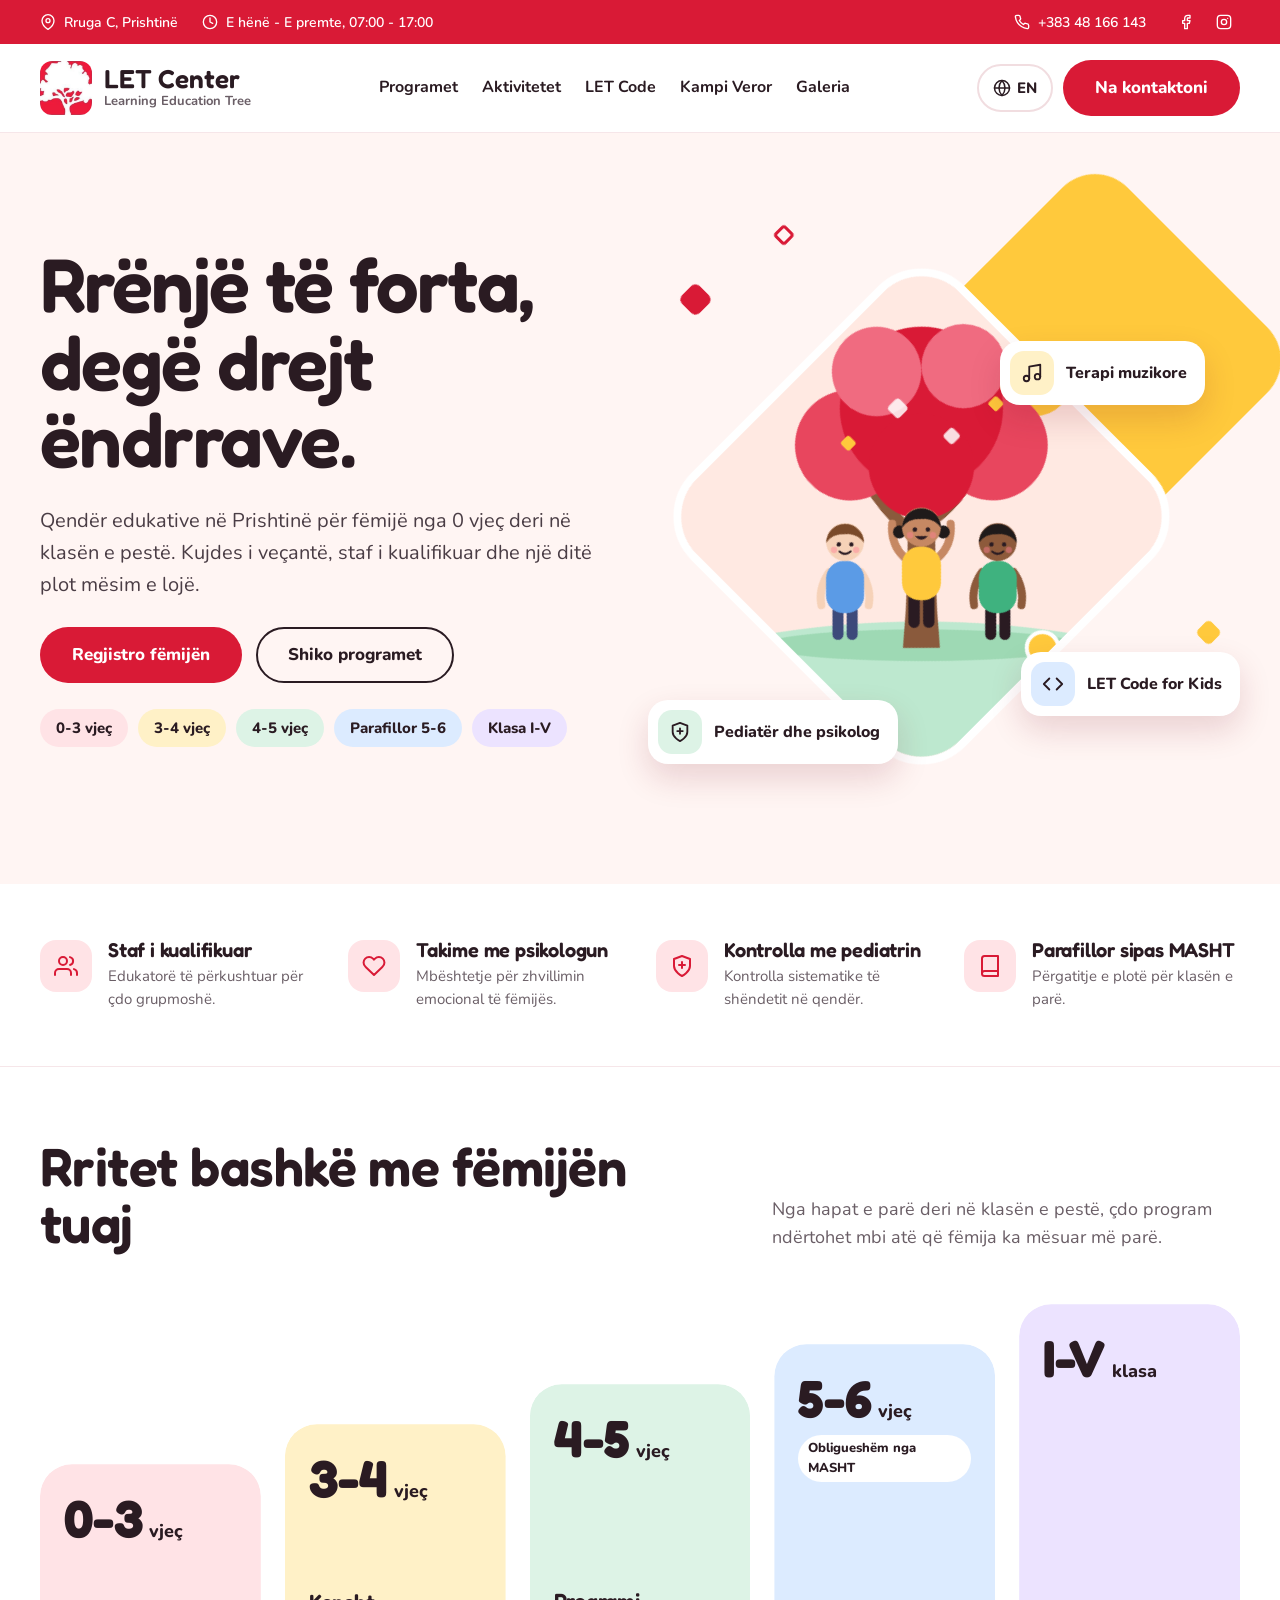
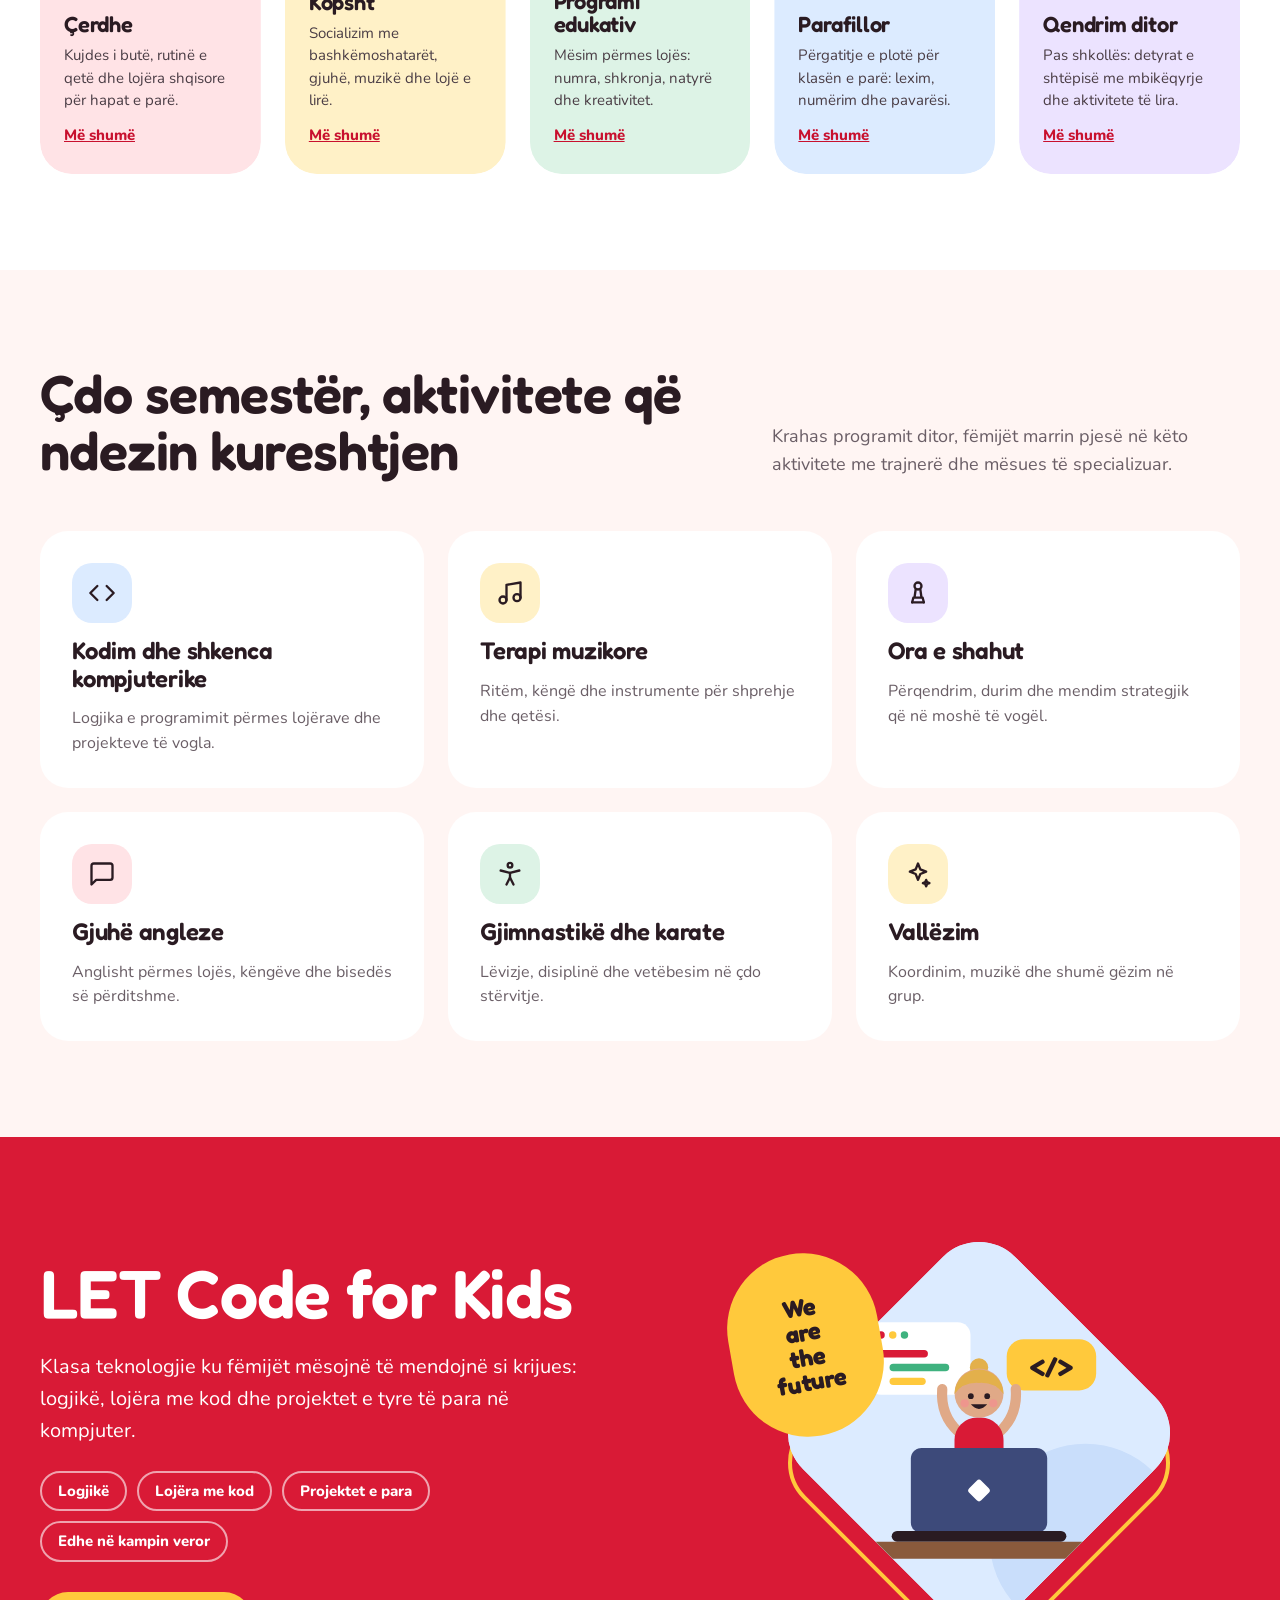
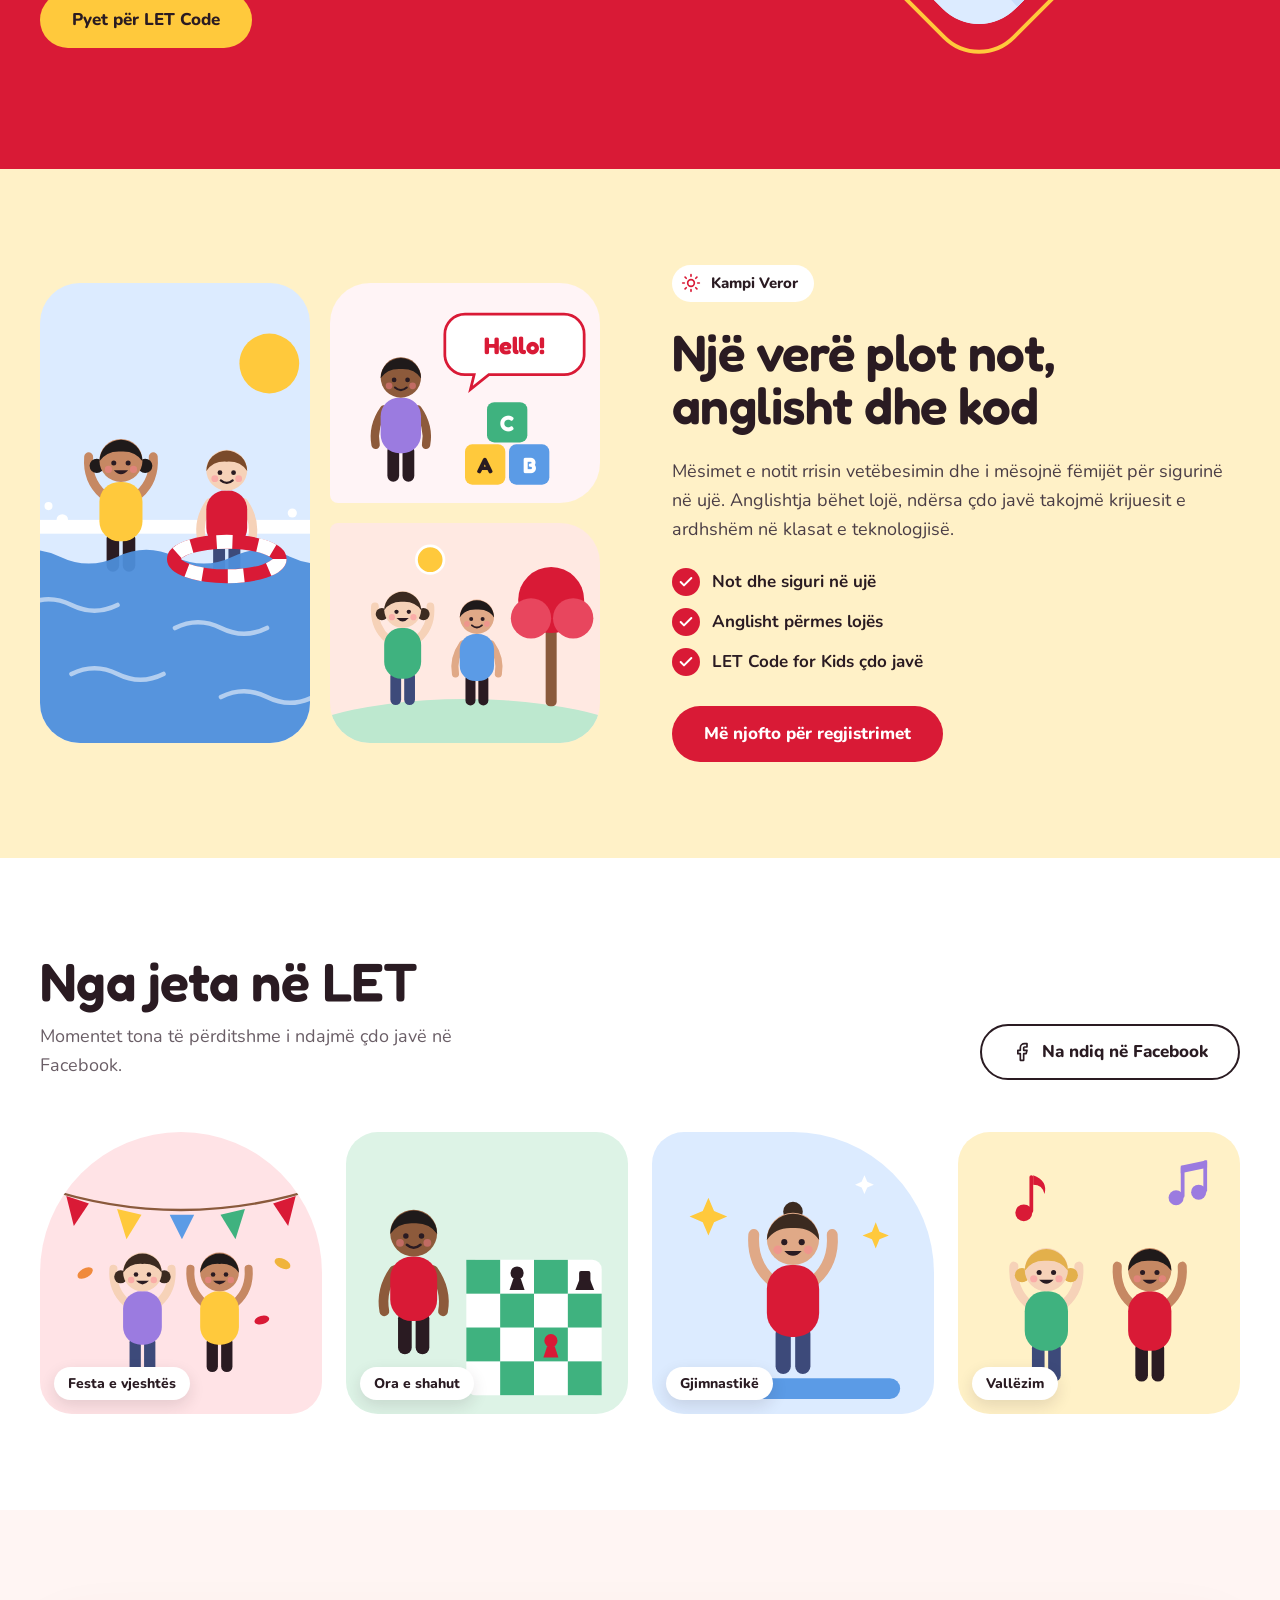
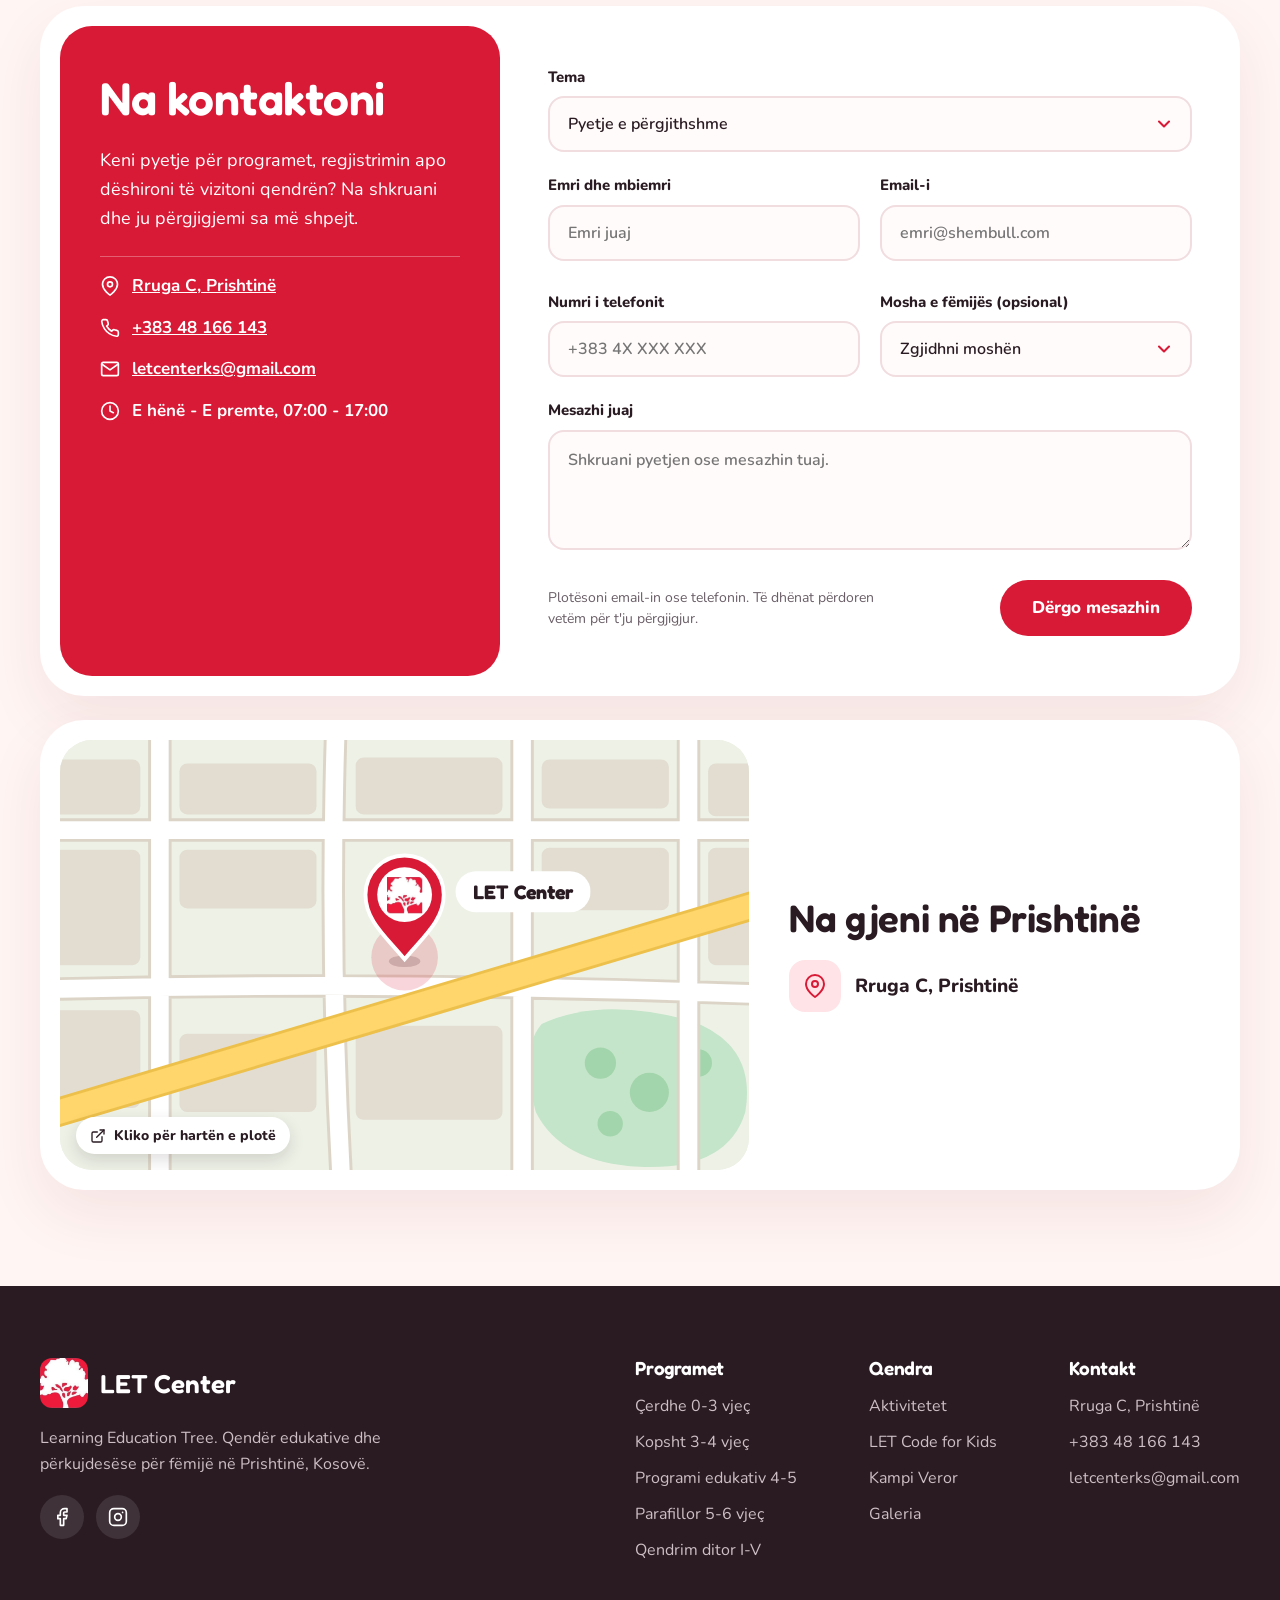
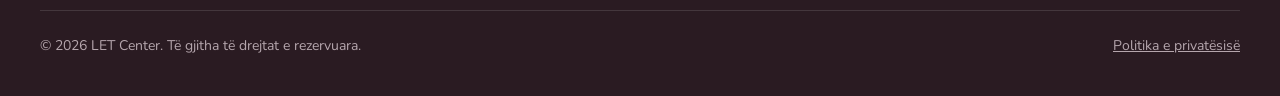
<file: index.html>
<!doctype html>
<html lang="sq">
<head>
<meta charset="utf-8">
<meta name="viewport" content="width=device-width, initial-scale=1, viewport-fit=cover">
<title>LET Center | Learning Education Tree, Prishtinë, Kosovë</title>
<meta name="description" content="LET Center: qendër edukative në Prishtinë, Kosovë, për fëmijë 0-6 vjeç dhe qendrim ditor për klasat I-V.">
<link rel="preload" href="assets/fonts/fredoka-var.woff2" as="font" type="font/woff2" crossorigin>
<link rel="preload" href="assets/fonts/nunito-var.woff2" as="font" type="font/woff2" crossorigin>
<link rel="icon" type="image/png" sizes="32x32" href="assets/img/favicon-32.png">
<link rel="apple-touch-icon" href="assets/img/apple-touch-icon.png">
<link rel="manifest" href="site.webmanifest">
<meta name="theme-color" content="#D91A36">
<meta property="og:type" content="website">
<meta property="og:site_name" content="LET Center">
<meta property="og:title" content="LET Center | Learning Education Tree, Prishtinë, Kosovë">
<meta property="og:description" content="Qendër edukative në Prishtinë për fëmijë 0-6 vjeç dhe qendrim ditor për klasat I-V.">
<meta property="og:image" content="assets/img/og-image.png">
<meta property="og:locale" content="sq_AL">
<meta property="og:locale:alternate" content="en_US">
<meta name="twitter:card" content="summary_large_image">
<link rel="stylesheet" href="assets/css/style.css">
<script type="application/ld+json">
{"@context":"https://schema.org","@type":"ChildCare","name":"LET Center","alternateName":"Learning Education Tree","url":"https://www.facebook.com/letcenterks","telephone":"+38348166143","email":"letcenterks@gmail.com","address":{"@type":"PostalAddress","streetAddress":"Rruga C","addressLocality":"Prishtinë","addressCountry":"XK"},"geo":{"@type":"GeoCoordinates","latitude":42.647316648278846,"longitude":21.18307821035876},"hasMap":"https://maps.app.goo.gl/wHBF2mgiEHpUCPoY7","openingHoursSpecification":[{"@type":"OpeningHoursSpecification","dayOfWeek":["Monday","Tuesday","Wednesday","Thursday","Friday"],"opens":"07:00","closes":"17:00"}],"sameAs":["https://www.facebook.com/letcenterks"]}
</script>
</head>
<body>
<a class="skip" href="#main" data-i18n="skip">Kalo te përmbajtja</a>

<!-- Icons + illustration parts -->
<svg width="0" height="0" style="position:absolute" aria-hidden="true">
  <symbol id="i-pin" viewBox="0 0 24 24"><path d="M21 10c0 7-9 13-9 13s-9-6-9-13a9 9 0 0 1 18 0z"/><circle cx="12" cy="10" r="3"/></symbol>
  <symbol id="i-clock" viewBox="0 0 24 24"><circle cx="12" cy="12" r="10"/><polyline points="12 6 12 12 16 14"/></symbol>
  <symbol id="i-phone" viewBox="0 0 24 24"><path d="M22 16.9v3a2 2 0 0 1-2.2 2 19.8 19.8 0 0 1-8.6-3.1 19.5 19.5 0 0 1-6-6A19.8 19.8 0 0 1 2.1 4.2 2 2 0 0 1 4.1 2h3a2 2 0 0 1 2 1.7c.1.9.4 1.8.7 2.7a2 2 0 0 1-.5 2.1L8 9.8a16 16 0 0 0 6 6l1.3-1.3a2 2 0 0 1 2.1-.4c.9.3 1.8.6 2.7.7a2 2 0 0 1 1.7 2z"/></symbol>
  <symbol id="i-mail" viewBox="0 0 24 24"><rect x="2" y="4" width="20" height="16" rx="2"/><path d="M22 6l-10 7L2 6"/></symbol>
  <symbol id="i-fb" viewBox="0 0 24 24"><path d="M18 2h-3a5 5 0 0 0-5 5v3H7v4h3v8h4v-8h3l1-4h-4V7a1 1 0 0 1 1-1h3z"/></symbol>
  <symbol id="i-ig" viewBox="0 0 24 24"><rect x="2" y="2" width="20" height="20" rx="5"/><circle cx="12" cy="12" r="4"/><line x1="17.5" y1="6.5" x2="17.5" y2="6.5"/></symbol>
  <symbol id="i-menu" viewBox="0 0 24 24"><line x1="4" y1="7" x2="20" y2="7"/><line x1="4" y1="12" x2="20" y2="12"/><line x1="4" y1="17" x2="20" y2="17"/></symbol>
  <symbol id="i-close" viewBox="0 0 24 24"><line x1="6" y1="6" x2="18" y2="18"/><line x1="18" y1="6" x2="6" y2="18"/></symbol>
  <symbol id="i-globe" viewBox="0 0 24 24"><circle cx="12" cy="12" r="10"/><path d="M2 12h20"/><path d="M12 2a15 15 0 0 1 4 10 15 15 0 0 1-4 10 15 15 0 0 1-4-10 15 15 0 0 1 4-10z"/></symbol>
  <symbol id="i-code" viewBox="0 0 24 24"><polyline points="16 18 22 12 16 6"/><polyline points="8 6 2 12 8 18"/></symbol>
  <symbol id="i-music" viewBox="0 0 24 24"><path d="M9 18V5l12-2v13"/><circle cx="6" cy="18" r="3"/><circle cx="18" cy="16" r="3"/></symbol>
  <symbol id="i-chess" viewBox="0 0 24 24"><circle cx="12" cy="6" r="3"/><path d="M10 9l-1 7h6l-1-7"/><path d="M7 20h10"/><path d="M8 16l-1 4M16 16l1 4"/></symbol>
  <symbol id="i-chat" viewBox="0 0 24 24"><path d="M21 15a2 2 0 0 1-2 2H7l-4 4V5a2 2 0 0 1 2-2h14a2 2 0 0 1 2 2z"/></symbol>
  <symbol id="i-gym" viewBox="0 0 24 24"><circle cx="12" cy="4.5" r="2"/><path d="M4 9l8 2 8-2"/><path d="M12 11v4l-3 6"/><path d="M12 15l3 6"/></symbol>
  <symbol id="i-spark" viewBox="0 0 24 24"><path d="M12 3l2 5 5 2-5 2-2 5-2-5-5-2 5-2z"/><path d="M19 17l.8 2 2 .8-2 .8-.8 2-.8-2-2-.8 2-.8z"/></symbol>
  <symbol id="i-heart" viewBox="0 0 24 24"><path d="M20.8 4.6a5.5 5.5 0 0 0-7.8 0L12 5.7l-1-1.1a5.5 5.5 0 0 0-7.8 7.8l1 1.1L12 21l7.8-7.5 1-1.1a5.5 5.5 0 0 0 0-7.8z"/></symbol>
  <symbol id="i-shield" viewBox="0 0 24 24"><path d="M12 22s8-4 8-10V5l-8-3-8 3v7c0 6 8 10 8 10z"/><path d="M12 8v6M9 11h6"/></symbol>
  <symbol id="i-users" viewBox="0 0 24 24"><path d="M17 21v-2a4 4 0 0 0-4-4H5a4 4 0 0 0-4 4v2"/><circle cx="9" cy="7" r="4"/><path d="M23 21v-2a4 4 0 0 0-3-3.9"/><path d="M16 3.1a4 4 0 0 1 0 7.8"/></symbol>
  <symbol id="i-book" viewBox="0 0 24 24"><path d="M4 19.5A2.5 2.5 0 0 1 6.5 17H20"/><path d="M6.5 2H20v20H6.5A2.5 2.5 0 0 1 4 19.5v-15A2.5 2.5 0 0 1 6.5 2z"/></symbol>
  <symbol id="i-sun" viewBox="0 0 24 24"><circle cx="12" cy="12" r="4"/><path d="M12 2v2M12 20v2M4.9 4.9l1.4 1.4M17.7 17.7l1.4 1.4M2 12h2M20 12h2M4.9 19.1l1.4-1.4M17.7 6.3l1.4-1.4"/></symbol>
  <symbol id="i-nav" viewBox="0 0 24 24"><polygon points="3 11 22 2 13 21 11 13 3 11"/></symbol>
  <symbol id="i-ext" viewBox="0 0 24 24"><path d="M18 13v6a2 2 0 0 1-2 2H5a2 2 0 0 1-2-2V8a2 2 0 0 1 2-2h6"/><polyline points="15 3 21 3 21 9"/><line x1="10" y1="14" x2="21" y2="3"/></symbol>
  <symbol id="i-check" viewBox="0 0 24 24"><polyline points="20 6 9 17 4 12"/></symbol>

  <!-- Illustrated child, colors set per use via CSS variables -->
  <symbol id="kid" viewBox="0 0 100 170">
    <rect x="34" y="116" width="14" height="44" rx="7" style="fill:var(--pants,#3D4A7A)"/>
    <rect x="52" y="116" width="14" height="44" rx="7" style="fill:var(--pants,#3D4A7A)"/>
    <path d="M30 74 Q16 94 20 116" fill="none" stroke-width="10" stroke-linecap="round" style="stroke:var(--skin,#F6D2B8)"/>
    <path d="M70 74 Q84 94 80 116" fill="none" stroke-width="10" stroke-linecap="round" style="stroke:var(--skin,#F6D2B8)"/>
    <rect x="26" y="60" width="48" height="66" rx="22" style="fill:var(--shirt,#D91A36)"/>
    <circle cx="23" cy="42" r="8" style="fill:var(--hair,#3B2A20);opacity:var(--pig,0)"/>
    <circle cx="77" cy="42" r="8" style="fill:var(--hair,#3B2A20);opacity:var(--pig,0)"/>
    <circle cx="50" cy="11" r="9" style="fill:var(--hair,#3B2A20);opacity:var(--bun,0)"/>
    <circle cx="50" cy="36" r="24" style="fill:var(--skin,#F6D2B8)"/>
    <path d="M26 37 A24 24 0 0 1 74 37 Q66 25 50 26 Q34 25 26 37Z" style="fill:var(--hair,#3B2A20)"/>
    <circle cx="42" cy="39" r="2.8" fill="#2A1B22"/><circle cx="58" cy="39" r="2.8" fill="#2A1B22"/>
    <path d="M43 48 Q50 54 57 48" fill="none" stroke="#2A1B22" stroke-width="2.6" stroke-linecap="round"/>
    <circle cx="36" cy="46" r="4" fill="#FF7F96" opacity=".45"/><circle cx="64" cy="46" r="4" fill="#FF7F96" opacity=".45"/>
  </symbol>
  <symbol id="kid-up" viewBox="0 0 100 170">
    <rect x="34" y="116" width="14" height="44" rx="7" style="fill:var(--pants,#3D4A7A)"/>
    <rect x="52" y="116" width="14" height="44" rx="7" style="fill:var(--pants,#3D4A7A)"/>
    <path d="M30 74 Q12 58 14 32" fill="none" stroke-width="10" stroke-linecap="round" style="stroke:var(--skin,#F6D2B8)"/>
    <path d="M70 74 Q88 58 86 32" fill="none" stroke-width="10" stroke-linecap="round" style="stroke:var(--skin,#F6D2B8)"/>
    <rect x="26" y="60" width="48" height="66" rx="22" style="fill:var(--shirt,#D91A36)"/>
    <circle cx="23" cy="42" r="8" style="fill:var(--hair,#3B2A20);opacity:var(--pig,0)"/>
    <circle cx="77" cy="42" r="8" style="fill:var(--hair,#3B2A20);opacity:var(--pig,0)"/>
    <circle cx="50" cy="11" r="9" style="fill:var(--hair,#3B2A20);opacity:var(--bun,0)"/>
    <circle cx="50" cy="36" r="24" style="fill:var(--skin,#F6D2B8)"/>
    <path d="M26 37 A24 24 0 0 1 74 37 Q66 25 50 26 Q34 25 26 37Z" style="fill:var(--hair,#3B2A20)"/>
    <circle cx="42" cy="39" r="2.8" fill="#2A1B22"/><circle cx="58" cy="39" r="2.8" fill="#2A1B22"/>
    <path d="M42 47 Q50 56 58 47" fill="#2A1B22"/>
    <circle cx="36" cy="46" r="4" fill="#FF7F96" opacity=".45"/><circle cx="64" cy="46" r="4" fill="#FF7F96" opacity=".45"/>
  </symbol>
</svg>

<div class="topbar">
  <div class="wrap">
    <div class="topbar-group">
      <a href="https://maps.app.goo.gl/wHBF2mgiEHpUCPoY7" target="_blank" rel="noopener"><svg class="icon"><use href="#i-pin"/></svg><span data-i18n="addr">Rruga C, Prishtinë</span></a>
      <span><svg class="icon"><use href="#i-clock"/></svg><span data-i18n="hours">E hënë - E premte, 07:00 - 17:00</span></span>
    </div>
    <div class="topbar-group">
      <a href="tel:+38348166143"><svg class="icon"><use href="#i-phone"/></svg>+383 48 166 143</a>
      <div class="social">
        <a href="https://www.facebook.com/letcenterks" target="_blank" rel="noopener" data-i18n-aria="aria.fb" aria-label="LET Center në Facebook"><svg class="icon"><use href="#i-fb"/></svg></a>
        <a href="#" data-i18n-aria="aria.ig" aria-label="LET Center në Instagram"><svg class="icon"><use href="#i-ig"/></svg></a>
      </div>
    </div>
  </div>
</div>

<header class="header">
  <div class="wrap">
    <a class="brand" href="#top" data-i18n-aria="aria.home" aria-label="LET Center, faqja kryesore">
      <img src="assets/img/let-mark.webp" alt="" width="52" height="54">
      <span class="brand-name"><b>LET Center</b><small>Learning Education Tree</small></span>
    </a>
    <nav class="nav" data-i18n-aria="aria.nav" aria-label="Navigimi kryesor">
      <a href="#programet" data-i18n="nav.programs">Programet</a>
      <a href="#aktivitetet" data-i18n="nav.activities">Aktivitetet</a>
      <a href="#letcode">LET Code</a>
      <a href="#kampi" data-i18n="nav.camp">Kampi Veror</a>
      <a href="#galeria" data-i18n="nav.gallery">Galeria</a>
    </nav>
    <div class="header-cta">
      <button class="lang-btn" type="button" id="lang-btn" aria-label="Switch to English" lang="en"><svg class="icon"><use href="#i-globe"/></svg><span id="lang-label">EN</span></button>
      <a class="btn btn-primary" href="#kontakt" data-interest="general" data-i18n="cta.contact">Na kontaktoni</a>
      <button class="menu-btn" type="button" aria-expanded="false" aria-controls="mobile-nav" aria-label="Hap menunë">
        <svg class="icon"><use href="#i-menu"/></svg>
      </button>
    </div>
  </div>
  <div class="mobile-nav" id="mobile-nav">
    <a href="#programet" data-i18n="nav.programs">Programet</a>
    <a href="#aktivitetet" data-i18n="nav.activities">Aktivitetet</a>
    <a href="#letcode">LET Code for Kids</a>
    <a href="#kampi" data-i18n="nav.camp">Kampi Veror</a>
    <a href="#galeria" data-i18n="nav.gallery">Galeria</a>
    <a class="btn btn-primary" href="#kontakt" data-interest="general" data-i18n="cta.contact">Na kontaktoni</a>
  </div>
</header>

<main id="main">
  <span id="top"></span>

  <!-- Hero -->
  <section class="hero" aria-labelledby="hero-title">
    <div class="wrap">
      <div class="hero-copy">
        <h1 id="hero-title" data-i18n="hero.title">Rrënjë të forta, degë drejt ëndrrave.</h1>
        <p data-i18n="hero.text">Qendër edukative në Prishtinë për fëmijë nga 0 vjeç deri në klasën e pestë. Kujdes i veçantë, staf i kualifikuar dhe një ditë plot mësim e lojë.</p>
        <div class="hero-actions">
          <a class="btn btn-primary" href="#kontakt" data-interest="enroll" data-i18n="cta.enroll">Regjistro fëmijën</a>
          <a class="btn btn-outline" href="#programet" data-i18n="hero.see">Shiko programet</a>
        </div>
        <div class="ages">
          <span class="pill t-rose" data-i18n="age.03">0-3 vjeç</span>
          <span class="pill t-butter" data-i18n="age.34">3-4 vjeç</span>
          <span class="pill t-mint" data-i18n="age.45">4-5 vjeç</span>
          <span class="pill t-sky" data-i18n="age.pre">Parafillor 5-6</span>
          <span class="pill t-lilac" data-i18n="age.school">Klasa I-V</span>
        </div>
      </div>
      <div class="hero-art" aria-hidden="true">
        <div class="dia dia-sun"></div>
        <div class="dia dia-photo">
          <div class="art-fill">
            <svg class="illo" viewBox="0 0 400 400" preserveAspectRatio="xMidYMid slice">
              <rect width="400" height="400" fill="#FFE9E2"/>
              <circle cx="286" cy="96" r="28" fill="#FFC93C"/>
              <ellipse cx="200" cy="392" rx="290" ry="112" fill="#BDE8CF"/>
              <ellipse cx="200" cy="298" rx="120" ry="12" fill="#9ED9B4"/>
              <path d="M186 300 Q191 244 189 186 L211 186 Q209 244 214 300Z" fill="#8A5A3C"/>
              <path d="M196 214 Q170 196 158 170 M204 206 Q228 190 240 164" fill="none" stroke="#8A5A3C" stroke-width="9" stroke-linecap="round"/>
              <g class="sway">
              <circle cx="146" cy="146" r="42" fill="#E8465E"/>
              <circle cx="254" cy="146" r="42" fill="#E8465E"/>
              <circle cx="200" cy="118" r="62" fill="#D91A36"/>
              <circle cx="166" cy="90" r="34" fill="#F06B80"/>
              <circle cx="232" cy="86" r="32" fill="#F06B80"/>
              <circle cx="200" cy="162" r="40" fill="#D91A36"/>
              <rect x="176" y="112" width="12" height="12" rx="3" transform="rotate(45 182 118)" fill="#FFFFFF" opacity=".85"/>
              <rect x="218" y="134" width="10" height="10" rx="2.5" transform="rotate(45 223 139)" fill="#FFFFFF" opacity=".85"/>
              <rect x="140" y="140" width="9" height="9" rx="2" transform="rotate(45 144.5 144.5)" fill="#FFC93C"/>
              <rect x="252" y="110" width="9" height="9" rx="2" transform="rotate(45 256.5 114.5)" fill="#FFC93C"/>
              </g>
              <use href="#kid" x="112" y="198" width="60" height="102" style="--skin:#F6D2B8;--hair:#7A4A2A;--shirt:#5B9BE6;--pants:#3D4A7A"/>
              <use class="hop-loop" href="#kid-up" x="169" y="186" width="62" height="105" style="--skin:#C68863;--hair:#1F1A1A;--shirt:#FFC93C;--pants:#2A1B22;--pig:1"/>
              <use href="#kid" x="228" y="198" width="60" height="102" style="--skin:#8D5A3B;--hair:#1F1A1A;--shirt:#3FB27F;--pants:#2A1B22"/>
              <circle cx="292" cy="300" r="12" fill="#FFC93C" stroke="#FFFFFF" stroke-width="3"/>
            </svg>
          </div>
        </div>
        <span class="leaf leaf-1"></span><span class="leaf leaf-2"></span><span class="leaf leaf-3"></span>
        <div class="badge badge-1"><span class="ico t-butter"><svg class="icon"><use href="#i-music"/></svg></span><span data-i18n="badge.music">Terapi muzikore</span></div>
        <div class="badge badge-2"><span class="ico t-sky"><svg class="icon"><use href="#i-code"/></svg></span>LET Code for Kids</div>
        <div class="badge badge-3"><span class="ico t-mint"><svg class="icon"><use href="#i-shield"/></svg></span><span data-i18n="badge.care">Pediatër dhe psikolog</span></div>
      </div>
    </div>
  </section>

  <!-- Trust -->
  <section class="trust" data-i18n-aria="aria.why" aria-label="Pse LET Center">
    <div class="wrap">
      <div class="trust-item"><span class="ico-box"><svg class="icon"><use href="#i-users"/></svg></span><div><h3 data-i18n="trust.1t">Staf i kualifikuar</h3><p data-i18n="trust.1p">Edukatorë të përkushtuar për çdo grupmoshë.</p></div></div>
      <div class="trust-item"><span class="ico-box"><svg class="icon"><use href="#i-heart"/></svg></span><div><h3 data-i18n="trust.2t">Takime me psikologun</h3><p data-i18n="trust.2p">Mbështetje për zhvillimin emocional të fëmijës.</p></div></div>
      <div class="trust-item"><span class="ico-box"><svg class="icon"><use href="#i-shield"/></svg></span><div><h3 data-i18n="trust.3t">Kontrolla me pediatrin</h3><p data-i18n="trust.3p">Kontrolla sistematike të shëndetit në qendër.</p></div></div>
      <div class="trust-item"><span class="ico-box"><svg class="icon"><use href="#i-book"/></svg></span><div><h3 data-i18n="trust.4t">Parafillor sipas MASHT</h3><p data-i18n="trust.4p">Përgatitje e plotë për klasën e parë.</p></div></div>
    </div>
  </section>

  <!-- Programs -->
  <section class="programs" id="programet" aria-labelledby="prog-title">
    <div class="wrap section">
      <div class="section-head">
        <h2 id="prog-title" data-i18n="prog.title">Rritet bashkë me fëmijën tuaj</h2>
        <p data-i18n="prog.text">Nga hapat e parë deri në klasën e pestë, çdo program ndërtohet mbi atë që fëmija ka mësuar më parë.</p>
      </div>
      <div class="grow">
        <article class="prog t-rose" style="--h:310px;--w:78%">
          <div class="prog-top"><div class="prog-age"><b>0-3</b><span data-i18n="unit.years">vjeç</span></div></div>
          <div class="prog-body"><h3 data-i18n="prog.1t">Çerdhe</h3><p data-i18n="prog.1p">Kujdes i butë, rutinë e qetë dhe lojëra shqisore për hapat e parë.</p><a href="#kontakt" data-i18n="more">Më shumë</a></div>
        </article>
        <article class="prog t-butter" style="--h:350px;--w:84%">
          <div class="prog-top"><div class="prog-age"><b>3-4</b><span data-i18n="unit.years">vjeç</span></div></div>
          <div class="prog-body"><h3 data-i18n="prog.2t">Kopsht</h3><p data-i18n="prog.2p">Socializim me bashkëmoshatarët, gjuhë, muzikë dhe lojë e lirë.</p><a href="#kontakt" data-i18n="more">Më shumë</a></div>
        </article>
        <article class="prog t-mint" style="--h:390px;--w:90%">
          <div class="prog-top"><div class="prog-age"><b>4-5</b><span data-i18n="unit.years">vjeç</span></div></div>
          <div class="prog-body"><h3 data-i18n="prog.3t">Programi edukativ</h3><p data-i18n="prog.3p">Mësim përmes lojës: numra, shkronja, natyrë dhe kreativitet.</p><a href="#kontakt" data-i18n="more">Më shumë</a></div>
        </article>
        <article class="prog t-sky" style="--h:430px;--w:95%">
          <div class="prog-top"><div class="prog-age"><b>5-6</b><span data-i18n="unit.years">vjeç</span></div><span class="prog-tag" data-i18n="prog.tag">Obligueshëm nga MASHT</span></div>
          <div class="prog-body"><h3 data-i18n="prog.4t">Parafillor</h3><p data-i18n="prog.4p">Përgatitje e plotë për klasën e parë: lexim, numërim dhe pavarësi.</p><a href="#kontakt" data-i18n="more">Më shumë</a></div>
        </article>
        <article class="prog t-lilac" style="--h:470px;--w:100%">
          <div class="prog-top"><div class="prog-age"><b>I-V</b><span data-i18n="unit.grades">klasa</span></div></div>
          <div class="prog-body"><h3 data-i18n="prog.5t">Qendrim ditor</h3><p data-i18n="prog.5p">Pas shkollës: detyrat e shtëpisë me mbikëqyrje dhe aktivitete të lira.</p><a href="#kontakt" data-i18n="more">Më shumë</a></div>
        </article>
      </div>
    </div>
  </section>

  <!-- Activities -->
  <section class="activities" id="aktivitetet" aria-labelledby="act-title">
    <div class="wrap section">
      <div class="section-head">
        <h2 id="act-title" data-i18n="act.title">Çdo semestër, aktivitete që ndezin kureshtjen</h2>
        <p data-i18n="act.text">Krahas programit ditor, fëmijët marrin pjesë në këto aktivitete me trajnerë dhe mësues të specializuar.</p>
      </div>
      <div class="act-grid">
        <div class="act"><span class="ico-box t-sky"><svg class="icon"><use href="#i-code"/></svg></span><h3 data-i18n="act.1t">Kodim dhe shkenca kompjuterike</h3><p data-i18n="act.1p">Logjika e programimit përmes lojërave dhe projekteve të vogla.</p></div>
        <div class="act"><span class="ico-box t-butter"><svg class="icon"><use href="#i-music"/></svg></span><h3 data-i18n="act.2t">Terapi muzikore</h3><p data-i18n="act.2p">Ritëm, këngë dhe instrumente për shprehje dhe qetësi.</p></div>
        <div class="act"><span class="ico-box t-lilac"><svg class="icon"><use href="#i-chess"/></svg></span><h3 data-i18n="act.3t">Ora e shahut</h3><p data-i18n="act.3p">Përqendrim, durim dhe mendim strategjik që në moshë të vogël.</p></div>
        <div class="act"><span class="ico-box t-rose"><svg class="icon"><use href="#i-chat"/></svg></span><h3 data-i18n="act.4t">Gjuhë angleze</h3><p data-i18n="act.4p">Anglisht përmes lojës, këngëve dhe bisedës së përditshme.</p></div>
        <div class="act"><span class="ico-box t-mint"><svg class="icon"><use href="#i-gym"/></svg></span><h3 data-i18n="act.5t">Gjimnastikë dhe karate</h3><p data-i18n="act.5p">Lëvizje, disiplinë dhe vetëbesim në çdo stërvitje.</p></div>
        <div class="act"><span class="ico-box t-butter"><svg class="icon"><use href="#i-spark"/></svg></span><h3 data-i18n="act.6t">Vallëzim</h3><p data-i18n="act.6p">Koordinim, muzikë dhe shumë gëzim në grup.</p></div>
      </div>
    </div>
  </section>

  <!-- LET Code -->
  <section class="code" id="letcode" aria-labelledby="code-title">
    <div class="wrap">
      <div class="code-copy">
        <h2 id="code-title">LET Code for Kids</h2>
        <p data-i18n="code.text">Klasa teknologjie ku fëmijët mësojnë të mendojnë si krijues: logjikë, lojëra me kod dhe projektet e tyre të para në kompjuter.</p>
        <div class="tags"><span data-i18n="code.t1">Logjikë</span><span data-i18n="code.t2">Lojëra me kod</span><span data-i18n="code.t3">Projektet e para</span><span data-i18n="code.t4">Edhe në kampin veror</span></div>
        <a class="btn btn-sun" href="#kontakt" data-interest="code" data-i18n="code.cta">Pyet për LET Code</a>
      </div>
      <div class="code-art" aria-hidden="true">
        <div class="frame"></div>
        <div class="photo">
          <div class="art-fill">
            <svg class="illo" viewBox="0 0 400 400" preserveAspectRatio="xMidYMid slice">
              <rect width="400" height="400" fill="#DCEBFF"/>
              <circle cx="300" cy="300" r="90" fill="#C9DEFB"/>
              <rect x="96" y="96" width="96" height="68" rx="12" fill="#FFFFFF"/>
              <circle cx="108" cy="108" r="3.5" fill="#D91A36"/><circle cx="119" cy="108" r="3.5" fill="#FFC93C"/><circle cx="130" cy="108" r="3.5" fill="#3FB27F"/>
              <rect class="typebar" style="animation-delay:0s" x="106" y="122" width="46" height="7" rx="3.5" fill="#D91A36"/>
              <rect class="typebar" style="animation-delay:.35s" x="116" y="135" width="56" height="7" rx="3.5" fill="#3FB27F"/>
              <rect class="typebar" style="animation-delay:.7s" x="116" y="148" width="34" height="7" rx="3.5" fill="#FFC93C"/>
              <g class="bob-a">
              <rect x="226" y="112" width="84" height="48" rx="16" fill="#FFC93C"/>
              <text x="268" y="146" text-anchor="middle" font-family="Fredoka, Nunito, sans-serif" font-weight="700" font-size="24" fill="#2A1B22">&lt;/&gt;</text>
              </g>
              <use href="#kid-up" x="152" y="128" width="96" height="163" style="--skin:#E0A987;--hair:#E3B04B;--shirt:#D91A36;--pants:#3D4A7A;--bun:1"/>
              <rect x="136" y="214" width="128" height="80" rx="10" fill="#3D4A7A"/>
              <rect x="192" y="246" width="16" height="16" rx="3" transform="rotate(45 200 254)" fill="#FFFFFF"/>
              <rect x="118" y="292" width="164" height="10" rx="5" fill="#2A1B22"/>
              <rect x="84" y="302" width="232" height="16" rx="8" fill="#8A5A3C"/>
            </svg>
          </div>
        </div>
        <div class="sticker">We are the future</div>
      </div>
    </div>
  </section>

  <!-- Camp -->
  <section class="camp" id="kampi" aria-labelledby="camp-title">
    <div class="wrap">
      <div class="mosaic" aria-hidden="true">
        <figure class="a">
          <svg class="illo" viewBox="0 0 300 400" preserveAspectRatio="xMidYMid slice">
            <rect width="300" height="400" fill="#DCEBFF"/>
            <circle cx="232" cy="70" r="26" fill="#FFC93C"/>
            <rect x="0" y="206" width="300" height="12" fill="#FFFFFF"/>
            <use href="#kid-up" x="64" y="126" width="78" height="133" style="--skin:#C68863;--hair:#1F1A1A;--shirt:#FFC93C;--pants:#2A1B22;--pig:1"/>
            <use class="bob-b" href="#kid" x="158" y="136" width="74" height="126" style="--skin:#F6D2B8;--hair:#7A4A2A;--shirt:#D91A36;--pants:#3D4A7A"/>
            <g class="drift"><path d="M-100 238 Q-75 226 -50 238 T0 238 T50 238 T100 238 T150 238 T200 238 T250 238 T300 238 T350 238 T400 238 V400 H-100Z" fill="#4E8FDB" opacity=".94"/></g>
            <g class="drift-slow"><path d="M20 280 Q40 270 60 280 T100 280 M150 300 Q170 290 190 300 T230 300 M60 340 Q80 330 100 340 T140 340 M190 360 Q210 350 230 360 T270 360" fill="none" stroke="#FFFFFF" stroke-width="4" stroke-linecap="round" opacity=".55"/></g>
            <g class="bob-a">
            <ellipse cx="195" cy="240" rx="46" ry="15" fill="none" stroke="#D91A36" stroke-width="12"/>
            <ellipse cx="195" cy="240" rx="46" ry="15" fill="none" stroke="#FFFFFF" stroke-width="12" stroke-dasharray="14 22"/>
            </g>
            <circle class="twinkle" cx="52" cy="206" r="5" fill="#FFFFFF"/><circle cx="40" cy="194" r="3.5" fill="#FFFFFF"/><circle class="twinkle" style="animation-delay:.8s" cx="252" cy="200" r="4" fill="#FFFFFF"/>
          </svg>
        </figure>
        <figure class="b">
          <svg class="illo" viewBox="0 0 300 240" preserveAspectRatio="xMidYMid slice">
            <rect width="300" height="240" fill="#FFF4F6"/>
            <use href="#kid" x="34" y="70" width="92" height="156" style="--skin:#8D5A3B;--hair:#1F1A1A;--shirt:#9B7BE0;--pants:#2A1B22"/>
            <path d="M150 34 H258 A22 22 0 0 1 280 56 V78 A22 22 0 0 1 258 100 H176 L156 116 L160 100 H150 A22 22 0 0 1 128 78 V56 A22 22 0 0 1 150 34Z" fill="#FFFFFF" stroke="#D91A36" stroke-width="3"/>
            <text x="204" y="77" text-anchor="middle" font-family="Fredoka, Nunito, sans-serif" font-weight="700" font-size="26" fill="#D91A36">Hello!</text>
            <rect x="150" y="176" width="44" height="44" rx="8" fill="#FFC93C"/>
            <rect x="198" y="176" width="44" height="44" rx="8" fill="#5B9BE6"/>
            <rect x="174" y="130" width="44" height="44" rx="8" fill="#3FB27F"/>
            <text x="172" y="207" text-anchor="middle" font-family="Fredoka, Nunito, sans-serif" font-weight="700" font-size="24" fill="#2A1B22">A</text>
            <text x="220" y="207" text-anchor="middle" font-family="Fredoka, Nunito, sans-serif" font-weight="700" font-size="24" fill="#FFFFFF">B</text>
            <text x="196" y="161" text-anchor="middle" font-family="Fredoka, Nunito, sans-serif" font-weight="700" font-size="24" fill="#FFFFFF">C</text>
          </svg>
        </figure>
        <figure class="c">
          <svg class="illo" viewBox="0 0 300 240" preserveAspectRatio="xMidYMid slice">
            <rect width="300" height="240" fill="#FFE9E2"/>
            <ellipse cx="150" cy="262" rx="220" ry="70" fill="#BDE8CF"/>
            <rect x="238" y="96" width="12" height="104" rx="5" fill="#8A5A3C"/>
            <circle cx="244" cy="84" r="36" fill="#D91A36"/><circle cx="222" cy="104" r="22" fill="#E8465E"/><circle cx="268" cy="104" r="22" fill="#E8465E"/>
            <use href="#kid-up" x="40" y="64" width="84" height="143" style="--skin:#F6D2B8;--hair:#3B2A20;--shirt:#3FB27F;--pants:#3D4A7A;--pig:1"/>
            <use href="#kid" x="124" y="74" width="78" height="133" style="--skin:#E0A987;--hair:#1F1A1A;--shirt:#5B9BE6;--pants:#2A1B22"/>
            <circle cx="112" cy="40" r="15" fill="#FFC93C" stroke="#FFFFFF" stroke-width="3"/>
          </svg>
        </figure>
      </div>
      <div class="camp-copy">
        <span class="chip"><svg class="icon"><use href="#i-sun"/></svg><span data-i18n="nav.camp">Kampi Veror</span></span>
        <h2 id="camp-title" data-i18n="camp.title">Një verë plot not, anglisht dhe kod</h2>
        <p data-i18n="camp.text">Mësimet e notit rrisin vetëbesimin dhe i mësojnë fëmijët për sigurinë në ujë. Anglishtja bëhet lojë, ndërsa çdo javë takojmë krijuesit e ardhshëm në klasat e teknologjisë.</p>
        <ul class="checks">
          <li><span class="tick"><svg class="icon"><use href="#i-check"/></svg></span><span data-i18n="camp.c1">Not dhe siguri në ujë</span></li>
          <li><span class="tick"><svg class="icon"><use href="#i-check"/></svg></span><span data-i18n="camp.c2">Anglisht përmes lojës</span></li>
          <li><span class="tick"><svg class="icon"><use href="#i-check"/></svg></span><span data-i18n="camp.c3">LET Code for Kids çdo javë</span></li>
        </ul>
        <a class="btn btn-primary" href="#kontakt" data-interest="camp" data-i18n="camp.cta">Më njofto për regjistrimet</a>
      </div>
    </div>
  </section>

  <!-- Gallery -->
  <section class="gallery" id="galeria" aria-labelledby="gal-title">
    <div class="wrap section">
      <div class="section-head">
        <div>
          <h2 id="gal-title" data-i18n="gal.title">Nga jeta në LET</h2>
          <p style="margin-top:12px" data-i18n="gal.text">Momentet tona të përditshme i ndajmë çdo javë në Facebook.</p>
        </div>
        <a class="btn btn-outline" href="https://www.facebook.com/letcenterks" target="_blank" rel="noopener"><svg class="icon" style="width:20px;height:20px"><use href="#i-fb"/></svg><span data-i18n="gal.cta">Na ndiq në Facebook</span></a>
      </div>
      <div class="gal-grid">
        <figure class="g1">
          <svg class="illo" viewBox="0 0 300 300" preserveAspectRatio="xMidYMid slice" aria-hidden="true">
            <rect width="300" height="300" fill="#FFE3E6"/>
            <path d="M0 58 Q150 108 300 58" fill="none" stroke="#8A5A3C" stroke-width="2.5"/>
            <path d="M28 68 L52 76 L36 100Z" fill="#D91A36"/><path d="M82 82 L108 88 L92 114Z" fill="#FFC93C"/><path d="M138 88 L164 88 L151 114Z" fill="#5B9BE6"/><path d="M192 88 L218 82 L208 114Z" fill="#3FB27F"/><path d="M248 76 L272 68 L264 100Z" fill="#D91A36"/>
            <g class="fall" style="animation-delay:0s"><ellipse cx="48" cy="150" rx="9" ry="5" transform="rotate(-30 48 150)" fill="#F08A3C"/></g>
            <g class="fall" style="animation-delay:1.1s"><ellipse cx="258" cy="140" rx="9" ry="5" transform="rotate(25 258 140)" fill="#F0B43C"/></g>
            <g class="fall" style="animation-delay:2.2s"><ellipse cx="236" cy="200" rx="8" ry="4.5" transform="rotate(-15 236 200)" fill="#D91A36"/></g>
            <use href="#kid-up" x="66" y="118" width="86" height="146" style="--skin:#F6D2B8;--hair:#3B2A20;--shirt:#9B7BE0;--pants:#3D4A7A;--pig:1"/>
            <use href="#kid-up" x="148" y="118" width="86" height="146" style="--skin:#C68863;--hair:#1F1A1A;--shirt:#FFC93C;--pants:#2A1B22"/>
          </svg>
          <figcaption data-i18n="gal.1">Festa e vjeshtës</figcaption>
        </figure>
        <figure class="g2">
          <svg class="illo" viewBox="0 0 300 300" preserveAspectRatio="xMidYMid slice" aria-hidden="true">
            <rect width="300" height="300" fill="#DDF3E6"/>
            <use href="#kid" x="20" y="70" width="104" height="177" style="--skin:#8D5A3B;--hair:#1F1A1A;--shirt:#D91A36;--pants:#2A1B22"/>
            <rect x="128" y="136" width="144" height="144" rx="10" fill="#FFFFFF"/>
            <g fill="#3FB27F">
              <rect x="128" y="136" width="36" height="36"/><rect x="200" y="136" width="36" height="36"/>
              <rect x="164" y="172" width="36" height="36"/><rect x="236" y="172" width="36" height="36"/>
              <rect x="128" y="208" width="36" height="36"/><rect x="200" y="208" width="36" height="36"/>
              <rect x="164" y="244" width="36" height="36"/><rect x="236" y="244" width="36" height="36"/>
            </g>
            <g fill="#2A1B22"><circle cx="182" cy="150" r="7"/><path d="M174 168 L178 156 H186 L190 168Z"/></g>
            <g fill="#D91A36"><circle cx="218" cy="222" r="7"/><path d="M210 240 L214 228 H222 L226 240Z"/></g>
            <g fill="#2A1B22"><rect x="248" y="148" width="12" height="12" rx="2"/><path d="M244 168 L248 158 H260 L264 168Z"/></g>
          </svg>
          <figcaption data-i18n="gal.2">Ora e shahut</figcaption>
        </figure>
        <figure class="g3">
          <svg class="illo" viewBox="0 0 300 300" preserveAspectRatio="xMidYMid slice" aria-hidden="true">
            <rect width="300" height="300" fill="#DCEBFF"/>
            <path class="twinkle" style="animation-delay:0s" d="M60 70 l6 14 14 6-14 6-6 14-6-14-14-6 14-6z" fill="#FFC93C"/>
            <path class="twinkle" style="animation-delay:.6s" d="M238 96 l4 10 10 4-10 4-4 10-4-10-10-4 10-4z" fill="#FFC93C"/>
            <path class="twinkle" style="animation-delay:1.2s" d="M226 46 l3 7 7 3-7 3-3 7-3-7-7-3 7-3z" fill="#FFFFFF"/>
            <use href="#kid-up" x="92" y="72" width="116" height="197" style="--skin:#E0A987;--hair:#3B2A20;--shirt:#D91A36;--pants:#3D4A7A;--bun:1"/>
            <rect x="36" y="262" width="228" height="22" rx="11" fill="#5B9BE6"/>
          </svg>
          <figcaption data-i18n="gal.3">Gjimnastikë</figcaption>
        </figure>
        <figure class="g4">
          <svg class="illo" viewBox="0 0 300 300" preserveAspectRatio="xMidYMid slice" aria-hidden="true">
            <rect width="300" height="300" fill="#FFF1C7"/>
            <g fill="#D91A36" class="bob-a"><circle cx="70" cy="86" r="9"/><rect x="76" y="46" width="4" height="40" rx="2"/><path d="M80 46 Q96 52 92 66 Q90 56 80 56Z"/></g>
            <g fill="#9B7BE0" class="bob-b"><circle cx="232" cy="70" r="8"/><circle cx="256" cy="64" r="8"/><rect x="237" y="36" width="4" height="34" rx="2"/><rect x="261" y="30" width="4" height="34" rx="2"/><path d="M237 36 L265 30 V38 L237 44Z"/></g>
            <use href="#kid-up" x="46" y="112" width="96" height="163" style="--skin:#F6D2B8;--hair:#E3B04B;--shirt:#3FB27F;--pants:#3D4A7A;--pig:1"/>
            <use href="#kid-up" x="156" y="112" width="96" height="163" style="--skin:#C68863;--hair:#1F1A1A;--shirt:#D91A36;--pants:#2A1B22"/>
          </svg>
          <figcaption data-i18n="gal.4">Vallëzim</figcaption>
        </figure>
      </div>
    </div>
  </section>

  <!-- Enrollment -->
  <section class="enroll" id="kontakt" aria-labelledby="enroll-title">
    <div class="wrap section">
      <div class="enroll-card">
        <div class="enroll-info">
          <h2 id="enroll-title" data-i18n="form.title">Na kontaktoni</h2>
          <p data-i18n="form.intro">Keni pyetje për programet, regjistrimin apo dëshironi të vizitoni qendrën? Na shkruani dhe ju përgjigjemi sa më shpejt.</p>
          <ul class="contact-list">
            <li><svg class="icon"><use href="#i-pin"/></svg><a href="https://maps.app.goo.gl/wHBF2mgiEHpUCPoY7" target="_blank" rel="noopener" data-i18n="addr">Rruga C, Prishtinë</a></li>
            <li><svg class="icon"><use href="#i-phone"/></svg><a href="tel:+38348166143">+383 48 166 143</a></li>
            <li><svg class="icon"><use href="#i-mail"/></svg><a href="mailto:letcenterks@gmail.com">letcenterks@gmail.com</a></li>
            <li><svg class="icon"><use href="#i-clock"/></svg><span data-i18n="hours">E hënë - E premte, 07:00 - 17:00</span></li>
          </ul>
        </div>
        <form class="form" id="enroll-form" novalidate>
          <input type="text" name="_gotcha" class="hp" tabindex="-1" autocomplete="off" aria-hidden="true">
          <label class="field full"><span data-i18n="form.topic">Tema</span>
            <select name="topic" id="interest">
              <option value="general" data-i18n="topic.general">Pyetje e përgjithshme</option>
              <option value="enroll" data-i18n="topic.enroll">Regjistrim</option>
              <option value="visit" data-i18n="topic.visit">Vizitë në qendër</option>
              <option value="programs" data-i18n="nav.programs">Programet</option>
              <option value="code">LET Code for Kids</option>
              <option value="camp" data-i18n="nav.camp">Kampi Veror</option>
              <option value="other" data-i18n="topic.other">Tjetër</option>
            </select>
          </label>
          <label class="field"><span data-i18n="form.name">Emri dhe mbiemri</span>
            <input type="text" name="name" autocomplete="name" data-i18n-ph="form.name.ph" placeholder="Emri juaj" required>
            <span class="err" id="err-name" aria-live="polite"></span>
          </label>
          <label class="field"><span data-i18n="form.email">Email-i</span>
            <input type="email" name="email" autocomplete="email" data-i18n-ph="form.email.ph" placeholder="emri@shembull.com">
            <span class="err" id="err-contact" aria-live="polite"></span>
          </label>
          <label class="field"><span data-i18n="form.phone">Numri i telefonit</span>
            <input type="tel" name="phone" autocomplete="tel" inputmode="tel" placeholder="+383 4X XXX XXX">
          </label>
          <label class="field"><span data-i18n="form.age">Mosha e fëmijës (opsional)</span>
            <select name="age">
              <option value="" data-i18n="form.age.ph">Zgjidhni moshën</option>
              <option value="0-3" data-i18n="age.03">0-3 vjeç</option>
              <option value="3-4" data-i18n="age.34">3-4 vjeç</option>
              <option value="4-5" data-i18n="age.45">4-5 vjeç</option>
              <option value="5-6" data-i18n="age.56">5-6 vjeç</option>
              <option value="I-V" data-i18n="age.school">Klasa I-V</option>
            </select>
          </label>
          <label class="field full"><span data-i18n="form.msg">Mesazhi juaj</span>
            <textarea name="message" data-i18n-ph="form.msg.ph" placeholder="Shkruani pyetjen ose mesazhin tuaj." required></textarea>
            <span class="err" id="err-msg" aria-live="polite"></span>
          </label>
          <div class="form-foot">
            <small data-i18n="form.privacy">Plotësoni email-in ose telefonin. Të dhënat përdoren vetëm për t'ju përgjigjur.</small>
            <button class="btn btn-primary" type="submit" data-i18n="form.send">Dërgo mesazhin</button>
          </div>
          <div class="failure" id="failure" role="alert">
            <span data-i18n="form.fail">Mesazhi nuk u dërgua. Na telefononi në +383 48 166 143 ose na shkruani në letcenterks@gmail.com.</span>
          </div>
          <div class="success" id="success" role="status">
            <span class="tick"><svg class="icon" style="width:18px;height:18px;stroke-width:3"><use href="#i-check"/></svg></span>
            <span data-i18n="form.ok">Faleminderit! Mesazhi u dërgua. Ju përgjigjemi së shpejti.</span>
          </div>
        </form>
      </div>
      <div class="map-card" id="harta">
        <a class="map-visual" href="https://maps.app.goo.gl/wHBF2mgiEHpUCPoY7" target="_blank" rel="noopener" data-i18n-aria="map.open.aria" aria-label="Hap vendndodhjen e LET Center në Google Maps">
          <svg class="illo" viewBox="0 0 800 440" preserveAspectRatio="xMidYMid slice" aria-hidden="true">
            <rect width="800" height="440" fill="#EDF1E6"/>
            <path d="M540 290 Q600 262 690 286 Q760 310 748 380 Q730 440 640 436 Q560 432 534 380 Q516 318 540 290Z" fill="#C4E5C9"/>
            <circle cx="600" cy="330" r="16" fill="#A3D5AC"/><circle cx="650" cy="360" r="20" fill="#A3D5AC"/><circle cx="700" cy="330" r="14" fill="#A3D5AC"/><circle cx="610" cy="392" r="13" fill="#A3D5AC"/>
            <g fill="#E3DDD1">
              <rect x="40" y="20" width="90" height="56" rx="8"/><rect x="170" y="24" width="140" height="52" rx="8"/><rect x="350" y="18" width="150" height="58" rx="8"/><rect x="540" y="20" width="130" height="50" rx="8"/><rect x="710" y="24" width="80" height="54" rx="8"/>
              <rect x="40" y="112" width="90" height="118" rx="8"/><rect x="170" y="112" width="140" height="60" rx="8"/><rect x="540" y="110" width="130" height="64" rx="8"/><rect x="710" y="110" width="80" height="120" rx="8"/>
              <rect x="40" y="276" width="90" height="100" rx="8"/><rect x="170" y="300" width="140" height="80" rx="8"/><rect x="350" y="292" width="150" height="96" rx="8"/>
            </g>
            <g fill="none" stroke-linecap="round">
              <path d="M-20 92 H820 M-20 256 Q400 244 820 262 M150 -20 V460 M330 -20 Q322 220 336 460 M520 -20 V460 M690 -20 V460" stroke="#DCD5C7" stroke-width="24"/>
              <path d="M-20 92 H820 M-20 256 Q400 244 820 262 M150 -20 V460 M330 -20 Q322 220 336 460 M520 -20 V460 M690 -20 V460" stroke="#FFFFFF" stroke-width="18"/>
              <path d="M-20 400 L820 150" stroke="#EDC04C" stroke-width="30"/>
              <path d="M-20 400 L820 150" stroke="#FFD66B" stroke-width="24"/>
            </g>
            <ellipse cx="400" cy="226" rx="16" ry="6" fill="#2A1B22" opacity=".18"/>
            <circle class="map-pulse" cx="400" cy="222" r="34" fill="#D91A36" opacity=".18"/>
            <g class="pin-drop">
            <path d="M400 224 C380 200 360 184 360 158 A40 40 0 1 1 440 158 C440 184 420 200 400 224Z" fill="#D91A36" stroke="#FFFFFF" stroke-width="4"/>
            <circle cx="400" cy="158" r="28" fill="#FFFFFF"/>
            <image href="assets/img/let-mark.webp" x="382" y="140" width="36" height="37"/>
            <rect x="452" y="134" width="138" height="42" rx="21" fill="#FFFFFF"/>
            <text x="521" y="162" text-anchor="middle" font-family="Fredoka, Nunito, sans-serif" font-weight="700" font-size="20" fill="#2A1B22">LET Center</text>
            </g>
          </svg>
          <span class="map-hint"><svg class="icon"><use href="#i-ext"/></svg><span data-i18n="map.hint">Kliko për hartën e plotë</span></span>
        </a>
        <div class="map-info">
          <h2 data-i18n="map.title">Na gjeni në Prishtinë</h2>
          <a class="map-address" href="https://maps.app.goo.gl/wHBF2mgiEHpUCPoY7" target="_blank" rel="noopener">
            <span class="ico-box t-rose"><svg class="icon"><use href="#i-pin"/></svg></span>
            <span data-i18n="addr">Rruga C, Prishtinë</span>
          </a>
        </div>
      </div>
    </div>
  </section>
</main>

<footer class="footer">
  <div class="wrap">
    <div class="foot-top">
      <div class="foot-brand">
        <a class="brand" href="#top"><img src="assets/img/let-mark.webp" alt="" width="48" height="50"><span class="brand-name"><b>LET Center</b></span></a>
        <p data-i18n="foot.about">Learning Education Tree. Qendër edukative dhe përkujdesëse për fëmijë në Prishtinë, Kosovë.</p>
        <div class="socials">
          <a href="https://www.facebook.com/letcenterks" target="_blank" rel="noopener" aria-label="Facebook"><svg class="icon"><use href="#i-fb"/></svg></a>
          <a href="#" aria-label="Instagram"><svg class="icon"><use href="#i-ig"/></svg></a>
        </div>
      </div>
      <div class="foot-cols">
        <div class="foot-col"><h3 data-i18n="nav.programs">Programet</h3>
          <a href="#programet" data-i18n="foot.p1">Çerdhe 0-3 vjeç</a><a href="#programet" data-i18n="foot.p2">Kopsht 3-4 vjeç</a><a href="#programet" data-i18n="foot.p3">Programi edukativ 4-5</a><a href="#programet" data-i18n="foot.p4">Parafillor 5-6 vjeç</a><a href="#programet" data-i18n="foot.p5">Qendrim ditor I-V</a></div>
        <div class="foot-col"><h3 data-i18n="foot.center">Qendra</h3>
          <a href="#aktivitetet" data-i18n="nav.activities">Aktivitetet</a><a href="#letcode">LET Code for Kids</a><a href="#kampi" data-i18n="nav.camp">Kampi Veror</a><a href="#galeria" data-i18n="nav.gallery">Galeria</a></div>
        <div class="foot-col"><h3 data-i18n="nav.contact">Kontakt</h3>
          <span data-i18n="addr">Rruga C, Prishtinë</span><a href="tel:+38348166143">+383 48 166 143</a><a href="mailto:letcenterks@gmail.com">letcenterks@gmail.com</a></div>
      </div>
    </div>
    <div class="foot-bottom">
      <span>© <span id="year">2026</span> LET Center. <span data-i18n="foot.rights">Të gjitha të drejtat e rezervuara.</span></span>
      <a href="#" data-i18n="foot.privacy">Politika e privatësisë</a>
    </div>
  </div>
</footer>

<script src="assets/js/main.js" defer></script>
</body>
</html>
</file>
<file: assets/css/style.css>
/* ==========================================================================
   LET Center, Learning Education Tree
   Static prototype stylesheet. Source of truth for the WordPress theme.
   Fonts are self-hosted (GDPR friendly, no Google Fonts requests).
   ========================================================================== */

@font-face{font-family:'Fredoka';src:url('../fonts/fredoka-var.woff2') format('woff2');font-weight:300 700;font-stretch:75% 125%;font-style:normal;font-display:swap}
@font-face{font-family:'Nunito';src:url('../fonts/nunito-var.woff2') format('woff2');font-weight:200 1000;font-style:normal;font-display:swap}

:root{
  --brand:#D91A36; --brand-deep:#B3122A; --sun:#FFC93C; --on-sun:#2A1B22;
  --ink:#2A1B22; --ink-2:#4A3D45; --muted:#6A5E66; --link:#C8102E;
  --bg:#FFFFFF; --petal:#FFF5F3; --card:#FFFFFF; --field:#FFFBFA; --line:#F1DDE0; --hair:#F6E6E9;
  --rose:#FFE3E6; --butter:#FFF1C7; --mint:#DDF3E6; --sky:#DCEBFF; --lilac:#ECE3FF;
  --footer:#2A1B22; --footer-ink:#CDBFC5; --shadow:rgba(122,20,36,.16);
  --display:'Fredoka','Nunito',system-ui,-apple-system,'Segoe UI',sans-serif;
  --body:'Nunito',system-ui,-apple-system,'Segoe UI',Helvetica,Arial,sans-serif;
  --wrap:1200px; --gutter:24px; --header:88px;
  box-sizing:border-box;
  padding-top:env(safe-area-inset-top,0px);
  padding-bottom:env(safe-area-inset-bottom,0px);
}
@media (prefers-color-scheme: dark){
  :root:not([data-theme="light"]){
    --ink:#FBEFF2; --ink-2:#E6D6DC; --muted:#C2B1B8; --link:#FF8497;
    --bg:#1C1417; --petal:#231A1E; --card:#2C2126; --field:#241A1E; --line:#44333A; --hair:#33262B;
    --rose:#4A2530; --butter:#45391A; --mint:#1E3A2B; --sky:#1E2F48; --lilac:#33284A;
    --footer:#120C0E; --footer-ink:#C9B9C0; --shadow:rgba(0,0,0,.45);
  }
}
:root[data-theme="dark"]{
  --ink:#FBEFF2; --ink-2:#E6D6DC; --muted:#C2B1B8; --link:#FF8497;
  --bg:#1C1417; --petal:#231A1E; --card:#2C2126; --field:#241A1E; --line:#44333A; --hair:#33262B;
  --rose:#4A2530; --butter:#45391A; --mint:#1E3A2B; --sky:#1E2F48; --lilac:#33284A;
  --footer:#120C0E; --footer-ink:#C9B9C0; --shadow:rgba(0,0,0,.45);
}
*,*::before,*::after{box-sizing:inherit}
html{scroll-padding-top:calc(env(safe-area-inset-top,0px) + var(--header) + 12px);scroll-behavior:smooth;-webkit-text-size-adjust:100%}
body{margin:0;font-family:var(--body);color:var(--ink);background:var(--bg);line-height:1.5;overflow-x:hidden}
img{max-width:100%;display:block}
a{color:var(--link)}
a:hover{color:var(--brand-deep)}
:focus-visible{outline:3px solid var(--sun);outline-offset:3px;border-radius:6px}
h1,h2,h3{font-family:var(--display);font-weight:600;margin:0;line-height:1.05;letter-spacing:-.01em}
p{margin:0}
figure{margin:0}
.wrap{width:100%;max-width:calc(var(--wrap) + var(--gutter)*2);margin-inline:auto;padding-inline:var(--gutter)}
.icon{width:24px;height:24px;flex-shrink:0;fill:none;stroke:currentColor;stroke-width:2;stroke-linecap:round;stroke-linejoin:round}
.skip{position:absolute;left:12px;top:-60px;z-index:100;background:var(--sun);color:var(--on-sun);padding:10px 16px;border-radius:999px;font-weight:800;text-decoration:none}
.skip:focus{top:calc(env(safe-area-inset-top,0px) + 12px)}
.illo{width:100%;height:100%;display:block}

/* Buttons */
.btn{display:inline-flex;align-items:center;justify-content:center;gap:10px;min-height:56px;padding:0 30px;border-radius:999px;font-family:var(--body);font-weight:800;font-size:17px;text-decoration:none;border:2px solid transparent;cursor:pointer;transition:transform .15s ease,background-color .15s ease}
.btn:active{transform:translateY(1px)}
.btn-primary{background:var(--brand);color:#fff}
.btn-primary:hover{background:var(--brand-deep);color:#fff}
.btn-outline{border-color:var(--ink);color:var(--ink);background:transparent}
.btn-outline:hover{background:var(--ink);color:var(--bg)}
.btn-sun{background:var(--sun);color:var(--on-sun)}
.btn-sun:hover{background:#FFD95E;color:var(--on-sun)}
.btn[disabled]{opacity:.55;cursor:default}
.pill{display:inline-flex;align-items:center;gap:8px;padding:8px 16px;border-radius:999px;font-weight:800;font-size:15px}

/* Top bar */
.topbar{background:var(--brand);color:#fff;font-size:14px;font-weight:600}
.topbar .wrap{display:flex;justify-content:space-between;align-items:center;min-height:44px;gap:20px}
.topbar span,.topbar a{display:inline-flex;align-items:center;gap:8px;color:#fff;text-decoration:none}
.topbar .icon{width:16px;height:16px}
.topbar-group{display:flex;gap:24px;align-items:center}
.topbar .social{display:flex;gap:6px}
.topbar .social a{width:32px;height:32px;justify-content:center;border-radius:999px}
.topbar .social a:hover{background:rgba(255,255,255,.15)}

/* Header */
.header{position:sticky;top:env(safe-area-inset-top,0px);z-index:50;background:var(--bg);border-bottom:1px solid var(--hair)}
.header .wrap{display:flex;align-items:center;justify-content:space-between;height:var(--header);gap:24px}
.brand{display:flex;align-items:center;gap:12px;text-decoration:none;color:var(--ink);flex-shrink:0}
.brand img{width:52px;height:54px;border-radius:12px}
.brand-name{display:flex;flex-direction:column}
.brand-name b{font-family:var(--display);font-weight:600;font-size:26px;line-height:1.05}
.brand-name small{font-size:13px;font-weight:700;color:var(--muted);white-space:nowrap}
.nav{display:flex;gap:24px;font-weight:700;font-size:16px;white-space:nowrap}
.nav a{color:var(--ink);text-decoration:none;padding:6px 0;border-bottom:2px solid transparent}
.nav a:hover{border-bottom-color:var(--brand);color:var(--ink)}
.header-cta{display:flex;align-items:center;gap:10px;white-space:nowrap}
.lang-btn{display:inline-flex;align-items:center;justify-content:center;gap:6px;height:48px;padding:0 14px;border-radius:999px;border:2px solid var(--line);background:var(--card);color:var(--ink);font-family:var(--body);font-weight:800;font-size:15px;cursor:pointer}
.lang-btn:hover{border-color:var(--ink)}
.lang-btn .icon{width:18px;height:18px}
.menu-btn{display:none;width:48px;height:48px;border-radius:999px;border:2px solid var(--line);background:var(--card);color:var(--ink);align-items:center;justify-content:center;cursor:pointer;padding:0}
.mobile-nav{display:none}

/* Hero */
.hero{background:var(--petal);overflow:hidden}
.hero .wrap{display:grid;grid-template-columns:minmax(0,1fr) minmax(0,1fr);gap:40px;align-items:center;padding-block:64px 88px}
.hero-copy{display:flex;flex-direction:column;gap:26px;max-width:580px}
.chip{align-self:flex-start;display:inline-flex;align-items:center;gap:10px;background:var(--card);border:2px solid var(--line);border-radius:999px;padding:7px 16px 7px 9px;font-weight:800;font-size:15px}
.chip .dot{width:22px;height:22px;border-radius:999px;background:var(--sun)}
.hero h1{font-size:clamp(44px,6vw,76px);line-height:1.02;letter-spacing:-.02em}
.hero p{font-size:clamp(17px,1.6vw,20px);line-height:1.6;color:var(--ink-2);max-width:32em}
.hero-actions{display:flex;gap:14px;flex-wrap:wrap}
.ages{display:flex;gap:10px;flex-wrap:wrap}
.ages .pill{color:var(--ink)}
.t-rose{background:var(--rose)} .t-butter{background:var(--butter)} .t-mint{background:var(--mint)} .t-sky{background:var(--sky)} .t-lilac{background:var(--lilac)}

.hero-art{position:relative;width:100%;max-width:600px;aspect-ratio:600/620;justify-self:end}
.dia{position:absolute;aspect-ratio:1;transform:rotate(45deg)}
.dia-sun{left:50%;top:3%;width:50%;border-radius:16%;background:var(--sun)}
.dia-photo{left:11.7%;top:21%;width:66.7%;border-radius:16%;background:#FFE9E2;border:8px solid var(--bg);overflow:hidden}
.art-fill{position:absolute;left:-21%;top:-21%;width:142%;height:142%;transform:rotate(-45deg)}
.leaf{position:absolute;aspect-ratio:1;transform:rotate(45deg);border-radius:25%}
.leaf-1{left:4%;top:15%;width:4.3%;background:var(--brand)}
.leaf-2{left:93%;top:71%;width:3.3%;background:var(--sun)}
.leaf-3{left:20%;top:5%;width:2.7%;border:3px solid var(--brand)}
.badge{position:absolute;display:flex;align-items:center;gap:12px;background:var(--card);color:var(--ink);border-radius:20px;padding:10px 18px 10px 10px;box-shadow:0 14px 32px var(--shadow);font-weight:800;font-size:16px;white-space:nowrap}
.badge .ico{width:44px;height:44px;border-radius:14px;display:flex;align-items:center;justify-content:center;color:var(--ink)}
.badge .icon{width:22px;height:22px}
.badge-1{right:6%;top:24%}
.badge-2{right:0;top:76%}
.badge-3{left:-2%;top:84%}

@media (prefers-reduced-motion: no-preference){
  .dia-sun,.dia-photo{animation:pop .7s cubic-bezier(.2,.9,.3,1.25) both}
  .dia-photo{animation-delay:.12s}
  .leaf{animation:pop .6s cubic-bezier(.2,.9,.3,1.4) .35s both, leafFloat 4.2s ease-in-out 1.2s infinite alternate}
  .leaf-2{animation-duration:.6s,5s}.leaf-3{animation-duration:.6s,3.6s}
  .badge-1{animation:rise .6s ease .45s both, bob 3.4s ease-in-out 1.3s infinite alternate}
  .badge-2{animation:rise .6s ease .55s both, bob 4s ease-in-out 1.5s infinite alternate}
  .badge-3{animation:rise .6s ease .65s both, bob 3.7s ease-in-out 1.7s infinite alternate}
}
@keyframes pop{from{opacity:0;transform:rotate(45deg) scale(.6)}to{opacity:1;transform:rotate(45deg) scale(1)}}
@keyframes rise{from{opacity:0;transform:translateY(14px)}to{opacity:1;transform:none}}
@media (prefers-reduced-motion: reduce){html{scroll-behavior:auto}*{transition:none!important}}

/* Trust */
.trust{background:var(--bg)}
.trust .wrap{display:grid;grid-template-columns:repeat(4,minmax(0,1fr));gap:32px;padding-block:56px}
.trust-item{display:flex;gap:16px;align-items:flex-start}
.ico-box{width:52px;height:52px;flex-shrink:0;border-radius:16px;background:var(--rose);color:var(--brand);display:flex;align-items:center;justify-content:center}
.trust-item h3{font-size:20px;margin-bottom:4px}
.trust-item p{font-size:15px;color:var(--muted)}

/* Sections */
.section{padding-block:96px}
.section-head{display:flex;justify-content:space-between;align-items:flex-end;gap:48px;margin-bottom:52px}
.section-head h2{font-size:clamp(34px,4.2vw,56px);max-width:15em}
.section-head p{font-size:18px;line-height:1.6;color:var(--muted);max-width:26em}

/* Programs */
.programs{background:var(--bg);border-top:1px solid var(--hair)}
.programs .section{padding-top:72px}
.grow{display:flex;gap:24px;align-items:flex-end;min-height:470px}
.prog{flex:1;height:var(--h);border-radius:32px;padding:28px 24px;display:flex;flex-direction:column;justify-content:space-between;gap:16px;color:var(--ink)}
.prog-age{display:flex;align-items:baseline;gap:6px}
.prog-age b{font-family:var(--display);font-weight:700;font-size:52px;line-height:1}
.prog-age span{font-weight:800;font-size:18px}
.prog-top{display:flex;flex-direction:column;gap:10px}
.prog-tag{align-self:flex-start;padding:4px 10px;border-radius:999px;background:var(--card);font-weight:800;font-size:13px}
.prog-body{display:flex;flex-direction:column;gap:8px}
.prog h3{font-size:22px}
.prog p{font-size:15px;line-height:1.5;color:var(--ink-2)}
.prog a{font-weight:800;font-size:15px;padding-top:4px;align-self:flex-start}

/* Activities */
.activities{background:var(--petal)}
.act-grid{display:grid;grid-template-columns:repeat(3,minmax(0,1fr));gap:24px}
.act{background:var(--card);border-radius:28px;padding:32px;display:flex;flex-direction:column;gap:14px}
.act .ico-box{width:60px;height:60px;border-radius:20px;color:var(--ink)}
.act .icon{width:28px;height:28px}
.act h3{font-size:24px;line-height:1.15}
.act p{font-size:16px;line-height:1.55;color:var(--muted)}

/* Code band */
.code{background:var(--brand);color:#fff;overflow:hidden}
.code .wrap{display:grid;grid-template-columns:minmax(0,560px) minmax(0,520px);justify-content:space-between;align-items:center;gap:56px;padding-block:96px}
.code-copy{display:flex;flex-direction:column;gap:24px}
.code h2{font-size:clamp(44px,5.4vw,68px);line-height:1}
.code p{font-size:clamp(17px,1.6vw,20px);line-height:1.6}
.tags{display:flex;gap:10px;flex-wrap:wrap}
.tags span{padding:7px 16px;border-radius:999px;border:2px solid rgba(255,255,255,.6);font-weight:800;font-size:15px}
.code .btn{align-self:flex-start;margin-top:6px}
.code-art{position:relative;width:100%;aspect-ratio:520/440}
.code-art .frame{position:absolute;left:21%;top:11.4%;width:57.7%;aspect-ratio:1;border-radius:17%;border:4px solid var(--sun);transform:rotate(45deg) translate(7%,7%)}
.code-art .photo{position:absolute;left:21%;top:11.4%;width:57.7%;aspect-ratio:1;border-radius:17%;background:#DCEBFF;transform:rotate(45deg);overflow:hidden}
.sticker{position:absolute;left:2%;top:4.5%;width:29%;aspect-ratio:1;border-radius:999px;background:var(--sun);color:var(--on-sun);display:flex;align-items:center;justify-content:center;text-align:center;transform:rotate(-10deg);font-family:var(--display);font-weight:700;font-size:clamp(16px,2vw,24px);line-height:1.05;padding:8%}

/* Camp */
.camp{background:var(--butter)}
.camp .wrap{display:grid;grid-template-columns:minmax(0,560px) minmax(0,1fr);gap:72px;align-items:center;padding-block:96px}
.mosaic{display:grid;grid-template-columns:repeat(2,minmax(0,1fr));grid-template-rows:repeat(2,minmax(0,1fr));gap:20px;height:460px}
.mosaic figure{overflow:hidden}
.mosaic .a{grid-row:span 2;border-radius:40px}
.mosaic .b{border-radius:40px 40px 40px 8px}
.mosaic .c{border-radius:8px 40px 40px 40px}
.camp-copy{display:flex;flex-direction:column;gap:24px}
.camp .chip{border:0}
.camp .chip .icon{width:20px;height:20px;color:var(--brand)}
.camp h2{font-size:clamp(34px,4vw,52px)}
.camp p{font-size:18px;line-height:1.6;color:var(--ink-2);max-width:32em}
.checks{list-style:none;margin:0;padding:0;display:flex;flex-direction:column;gap:12px}
.checks li{display:flex;align-items:center;gap:12px;font-weight:700;font-size:17px}
.checks .tick{width:28px;height:28px;border-radius:999px;background:var(--brand);color:#fff;display:flex;align-items:center;justify-content:center;flex-shrink:0}
.checks .icon{width:16px;height:16px;stroke-width:3}
.camp .btn{align-self:flex-start;margin-top:6px}

/* Gallery */
.gallery{background:var(--bg)}
.gal-grid{display:grid;grid-template-columns:repeat(4,minmax(0,1fr));gap:24px}
.gal-grid figure{position:relative;aspect-ratio:1;overflow:hidden;border-radius:32px}
.gal-grid .g1{border-radius:50% 50% 32px 32px}
.gal-grid .g3{border-radius:32px 50% 32px 32px}
.gal-grid figcaption{position:absolute;left:14px;bottom:14px;background:#FFFFFF;color:#2A1B22;border-radius:999px;padding:6px 14px;font-weight:800;font-size:14px;box-shadow:0 6px 16px rgba(42,27,34,.12)}

/* Enrollment */
.enroll{background:var(--petal)}
.enroll-card{background:var(--card);border-radius:44px;padding:20px;display:grid;grid-template-columns:440px minmax(0,1fr);gap:48px;box-shadow:0 24px 60px rgba(122,20,36,.08)}
.enroll-info{background:var(--brand);color:#fff;border-radius:32px;padding:48px 40px;display:flex;flex-direction:column;gap:24px}
.enroll-info h2{font-size:clamp(34px,3.6vw,48px)}
.enroll-info p{font-size:18px;line-height:1.6}
.contact-list{list-style:none;margin:0;padding:16px 0 0;border-top:1px solid rgba(255,255,255,.3);display:flex;flex-direction:column;gap:16px;font-size:17px;font-weight:700}
.contact-list li{display:flex;gap:12px;align-items:center}
.contact-list a{color:#fff}
.contact-list .icon{width:20px;height:20px}
.form{padding:40px 28px 40px 0;display:grid;grid-template-columns:repeat(2,minmax(0,1fr));gap:22px 20px;align-content:start}
.field{display:flex;flex-direction:column;gap:8px;font-weight:800;font-size:15px}
.field.full{grid-column:1/-1}
.field input,.field select,.field textarea{font:inherit;font-weight:600;font-size:16px;color:var(--ink);background:var(--field);border:2px solid var(--line);border-radius:16px;min-height:56px;padding:0 18px;width:100%}
.field select{padding-right:44px;appearance:none;-webkit-appearance:none;background-image:url("data:image/svg+xml,%3Csvg xmlns='http://www.w3.org/2000/svg' width='20' height='20' viewBox='0 0 24 24' fill='none' stroke='%23D91A36' stroke-width='2.5' stroke-linecap='round' stroke-linejoin='round'%3E%3Cpolyline points='6 9 12 15 18 9'/%3E%3C/svg%3E");background-repeat:no-repeat;background-position:right 16px center}
.field textarea{min-height:120px;padding:16px 18px;resize:vertical}
.field input:focus,.field select:focus,.field textarea:focus{border-color:var(--brand);outline:none;box-shadow:0 0 0 4px rgba(217,26,54,.15)}
.field input[aria-invalid="true"],.field textarea[aria-invalid="true"]{border-color:var(--brand)}
.err{font-size:13px;font-weight:700;color:var(--link)}
.form-foot{grid-column:1/-1;display:flex;align-items:center;justify-content:space-between;gap:20px;flex-wrap:wrap}
.form-foot small{font-size:14px;color:var(--muted);max-width:24em;line-height:1.5}
.success{grid-column:1/-1;display:none;align-items:center;gap:14px;background:var(--mint);color:var(--ink);border-radius:20px;padding:18px 20px;font-weight:700}
.success.show{display:flex}
.failure{grid-column:1/-1;display:none;background:var(--rose);color:var(--ink);border-radius:20px;padding:18px 20px;font-weight:700}
.failure.show{display:block}
.hp{position:absolute!important;left:-9999px!important;width:1px;height:1px;opacity:0}
.success .tick{width:36px;height:36px;border-radius:999px;background:#1F8A4C;color:#fff;display:flex;align-items:center;justify-content:center;flex-shrink:0}

/* Footer */
.footer{background:var(--footer);color:var(--footer-ink)}
.footer .wrap{padding-block:72px 40px;display:flex;flex-direction:column;gap:48px}
.foot-top{display:flex;justify-content:space-between;gap:48px;flex-wrap:wrap}
.foot-brand{max-width:360px;display:flex;flex-direction:column;gap:18px}
.foot-brand .brand{color:#fff}
.foot-brand .brand img{width:48px;height:50px}
.foot-brand p{font-size:16px;line-height:1.6}
.socials{display:flex;gap:12px}
.socials a{width:44px;height:44px;border-radius:999px;background:rgba(255,255,255,.1);color:#fff;display:flex;align-items:center;justify-content:center}
.socials a:hover{background:rgba(255,255,255,.2);color:#fff}
.socials .icon{width:20px;height:20px}
.foot-cols{display:flex;gap:72px;flex-wrap:wrap}
.foot-col{display:flex;flex-direction:column;gap:12px;font-size:16px}
.foot-col h3{font-size:19px;color:#fff;padding-bottom:4px}
.foot-col a{color:var(--footer-ink);text-decoration:none}
.foot-col a:hover{color:#fff;text-decoration:underline}
.foot-bottom{display:flex;justify-content:space-between;gap:16px;flex-wrap:wrap;padding-top:24px;border-top:1px solid rgba(255,255,255,.12);font-size:14px;color:#B5A6AD}
.foot-bottom a{color:#B5A6AD}


/* Map */
.map-card{margin-top:24px;background:var(--card);border-radius:44px;padding:20px;display:grid;grid-template-columns:minmax(0,1.6fr) minmax(0,1fr);gap:40px;align-items:center;box-shadow:0 24px 60px rgba(122,20,36,.08)}
.map-visual{position:relative;display:block;border-radius:32px;overflow:hidden;aspect-ratio:16/10;min-height:280px;background:#EDF1E6}
.map-visual:hover .map-hint{background:var(--ink);color:var(--bg)}
.map-hint{position:absolute;left:16px;bottom:16px;display:inline-flex;align-items:center;gap:8px;background:#FFFFFF;color:#2A1B22;border-radius:999px;padding:8px 14px;font-weight:800;font-size:14px;box-shadow:0 6px 16px rgba(42,27,34,.14);transition:background-color .15s ease}
.map-hint .icon{width:16px;height:16px}
.map-info{padding:24px 28px 24px 0;display:flex;flex-direction:column;gap:22px}
.map-info h2{font-size:clamp(30px,3vw,40px)}
.map-address{display:inline-flex;align-items:center;gap:14px;font-weight:800;font-size:19px;color:var(--ink);text-decoration:none;align-self:flex-start}
.map-address .ico-box{width:52px;height:52px;border-radius:16px}
.map-address .icon{width:24px;height:24px}
.map-address:hover{color:var(--link)}
.map-address:hover span:last-child{text-decoration:underline}
@media (prefers-reduced-motion: no-preference){
  .map-pulse{transform-box:fill-box;transform-origin:center;animation:pulse 2.4s ease-out infinite}
}
@keyframes pulse{0%{transform:scale(.4);opacity:.45}100%{transform:scale(1.6);opacity:0}}


/* Motion */
.btn:hover{transform:translateY(-2px);box-shadow:0 10px 22px rgba(122,20,36,.18)}
.btn-outline:hover,.btn-sun:hover{box-shadow:0 10px 22px rgba(42,27,34,.14)}
.act,.gal-grid figure,.prog{transition:transform .3s ease,box-shadow .3s ease}
.act:hover{transform:translateY(-6px);box-shadow:0 18px 36px rgba(122,20,36,.10)}
.gal-grid figure:hover{transform:rotate(-1.5deg) scale(1.02)}
.gal-grid figure:nth-child(even):hover{transform:rotate(1.5deg) scale(1.02)}
@media (prefers-reduced-motion: no-preference){
  .illo .sway,.illo .hop-loop,.illo .bob-a,.illo .bob-b,.illo .twinkle,.illo .typebar,.illo .fall,.illo use,.pin-drop{transform-box:fill-box;transform-origin:center}
  .illo .sway{transform-origin:50% 100%;animation:sway 5s ease-in-out infinite alternate}
  .illo .hop-loop{animation:hop 2.4s ease-in-out infinite}
  .illo .bob-a{animation:bob 2.8s ease-in-out infinite alternate}
  .illo .bob-b{animation:bob 3.4s ease-in-out .4s infinite alternate}
  .illo .twinkle{animation:twinkle 2.2s ease-in-out infinite}
  .illo .typebar{transform-origin:0 50%;animation:type 4.5s ease-in-out infinite}
  .illo .drift{animation:drift 3.2s linear infinite}
  .illo .drift-slow{animation:driftSlow 5s ease-in-out infinite alternate}
  .illo .fall{animation:fall 3.3s ease-in-out infinite}
  .sticker{animation:wobble 3.2s ease-in-out infinite alternate}
  .gal-grid figure:hover use{animation:hop .6s ease}
  .gal-grid figure:hover use + use{animation-delay:.12s}
  .act:hover .ico-box{animation:wiggle .5s ease}

  /* Scroll reveals (classes added by script) */
  .reveal{opacity:0;transform:translateY(28px);transition:opacity .7s ease,transform .8s cubic-bezier(.2,.8,.2,1)}
  .reveal.in{opacity:1;transform:none}
  .grow.reveal{opacity:1;transform:none}
  .grow.reveal .prog{clip-path:inset(100% 0 0 0 round 32px);transition:clip-path .9s cubic-bezier(.3,.8,.2,1)}
  .grow.reveal.in .prog{clip-path:inset(0 0 0 0 round 32px)}
  .grow.reveal .prog:nth-child(2){transition-delay:.12s}
  .grow.reveal .prog:nth-child(3){transition-delay:.24s}
  .grow.reveal .prog:nth-child(4){transition-delay:.36s}
  .grow.reveal .prog:nth-child(5){transition-delay:.48s}
  .map-card.reveal:not(.in) .pin-drop{opacity:0}
  .map-card.reveal.in .pin-drop{animation:drop .8s cubic-bezier(.3,1.5,.5,1) .35s both}
}
@media (prefers-reduced-motion: no-preference) and (max-width:960px){
  .grow.reveal .prog{clip-path:inset(0 100% 0 0 round 24px)}
  .grow.reveal.in .prog{clip-path:inset(0 0 0 0 round 24px)}
}
@keyframes sway{from{transform:rotate(-2.5deg)}to{transform:rotate(2.5deg)}}
@keyframes hop{0%,55%,100%{transform:translateY(0)}25%{transform:translateY(-12px)}40%{transform:translateY(0)}48%{transform:translateY(-4px)}}
@keyframes bob{from{transform:translateY(0)}to{transform:translateY(-8px)}}
@keyframes leafFloat{from{transform:rotate(45deg) translate(0,0)}to{transform:rotate(45deg) translate(-8px,-8px)}}
@keyframes twinkle{0%,100%{transform:scale(1);opacity:1}50%{transform:scale(.55);opacity:.55}}
@keyframes type{0%{transform:scaleX(0)}35%,80%{transform:scaleX(1)}100%{transform:scaleX(0)}}
@keyframes drift{from{transform:translateX(0)}to{transform:translateX(100px)}}
@keyframes driftSlow{from{transform:translateX(-10px)}to{transform:translateX(10px)}}
@keyframes fall{0%{transform:translate(0,-18px) rotate(-20deg);opacity:0}20%{opacity:1}80%{opacity:1}100%{transform:translate(14px,40px) rotate(40deg);opacity:0}}
@keyframes wobble{from{transform:rotate(-13deg) scale(1)}to{transform:rotate(-5deg) scale(1.05)}}
@keyframes wiggle{0%,100%{transform:rotate(0)}25%{transform:rotate(-12deg)}75%{transform:rotate(12deg)}}
@keyframes drop{0%{transform:translateY(-90px);opacity:0}60%{opacity:1}100%{transform:none;opacity:1}}

/* Tinted icon boxes */
.ico-box.t-rose{background:var(--rose)}.ico-box.t-butter{background:var(--butter)}.ico-box.t-mint{background:var(--mint)}.ico-box.t-sky{background:var(--sky)}.ico-box.t-lilac{background:var(--lilac)}

/* Responsive */
@media (max-width:1240px){
  .nav,.header-cta .btn{display:none}
  .menu-btn{display:inline-flex}
  .mobile-nav{position:absolute;left:0;right:0;top:100%;background:var(--bg);border-bottom:1px solid var(--hair);box-shadow:0 18px 30px var(--shadow);padding:12px var(--gutter) 24px}
  .mobile-nav.open{display:block}
  .mobile-nav a:not(.btn){display:flex;align-items:center;min-height:52px;font-weight:800;font-size:18px;color:var(--ink);text-decoration:none;border-bottom:1px solid var(--hair)}
  .mobile-nav .btn{width:100%;margin-top:18px}
  .trust .wrap{grid-template-columns:repeat(2,minmax(0,1fr))}
  .enroll-card{grid-template-columns:minmax(0,1fr);gap:8px;padding:12px}
  .form{padding:24px 16px 20px}
  .map-card{grid-template-columns:minmax(0,1fr);gap:8px;padding:12px}
  .map-info{padding:20px 12px 16px}
}
@media (max-width:960px){
  .hero .wrap{grid-template-columns:minmax(0,1fr);padding-block:40px 56px}
  .hero-art{justify-self:center;max-width:460px}
  .section{padding-block:64px}
  .section-head{flex-direction:column;align-items:flex-start;gap:12px;margin-bottom:32px}
  .grow{flex-direction:column;align-items:flex-start;gap:12px;min-height:0}
  .prog{height:auto;width:var(--w);flex:none;flex-direction:row;align-items:center;justify-content:flex-start;padding:18px 20px;border-radius:24px}
  .prog-top{width:72px;flex-shrink:0}
  .prog-age{flex-direction:column;gap:0}
  .prog-age b{font-size:32px}
  .prog-age span{font-size:13px}
  .prog-tag{display:none}
  .prog h3{font-size:19px}
  .prog p{font-size:14px}
  .act-grid{grid-template-columns:repeat(2,minmax(0,1fr));gap:12px}
  .act{padding:18px;border-radius:22px;gap:10px}
  .act .ico-box{width:44px;height:44px;border-radius:14px}
  .act .icon{width:22px;height:22px}
  .act h3{font-size:18px}
  .act p{font-size:14px}
  .code .wrap{grid-template-columns:minmax(0,1fr);gap:32px;padding-block:56px}
  .code-art{max-width:420px;justify-self:center}
  .camp .wrap{display:flex;flex-direction:column;align-items:stretch;gap:32px;padding-block:56px}
  .mosaic{height:auto;grid-template-rows:none}
  .mosaic .a{grid-row:auto}
  .mosaic figure{aspect-ratio:1}
  .mosaic .c{display:none}
  .gal-grid{grid-template-columns:repeat(2,minmax(0,1fr));gap:12px}
}
@media (max-width:640px){
  :root{--gutter:20px;--header:72px}
  .topbar{display:none}
  .brand img{width:40px;height:42px;border-radius:10px}
  .brand-name b{font-size:22px}
  .brand-name small{display:none}
  .lang-btn{padding:0 12px}
  .lang-btn .icon{display:none}
  .hero-actions .btn,.code .btn,.camp .btn,.gallery .btn{width:100%}
  .badge-1,.badge-3{display:none}
  .badge{font-size:14px;padding:8px 14px 8px 8px}
  .badge .ico{width:36px;height:36px;border-radius:12px}
  .trust .wrap{gap:12px;padding-block:32px}
  .trust-item{flex-direction:column;gap:8px;background:var(--petal);border-radius:20px;padding:16px}
  .trust-item .ico-box{width:40px;height:40px;border-radius:12px}
  .trust-item h3{font-size:17px}
  .trust-item p{font-size:14px}
  .gal-grid figcaption{left:10px;bottom:10px;font-size:13px;padding:5px 11px}
  .form{grid-template-columns:minmax(0,1fr)}
  .form-foot .btn{width:100%}
  .map-card{border-radius:32px}
  .map-visual{border-radius:24px;aspect-ratio:1}
  .enroll .wrap{padding-inline:12px}
  .enroll-info{padding:28px 22px;border-radius:24px}
  .enroll-card{border-radius:32px}
  .foot-cols{gap:40px}
}
</file>
